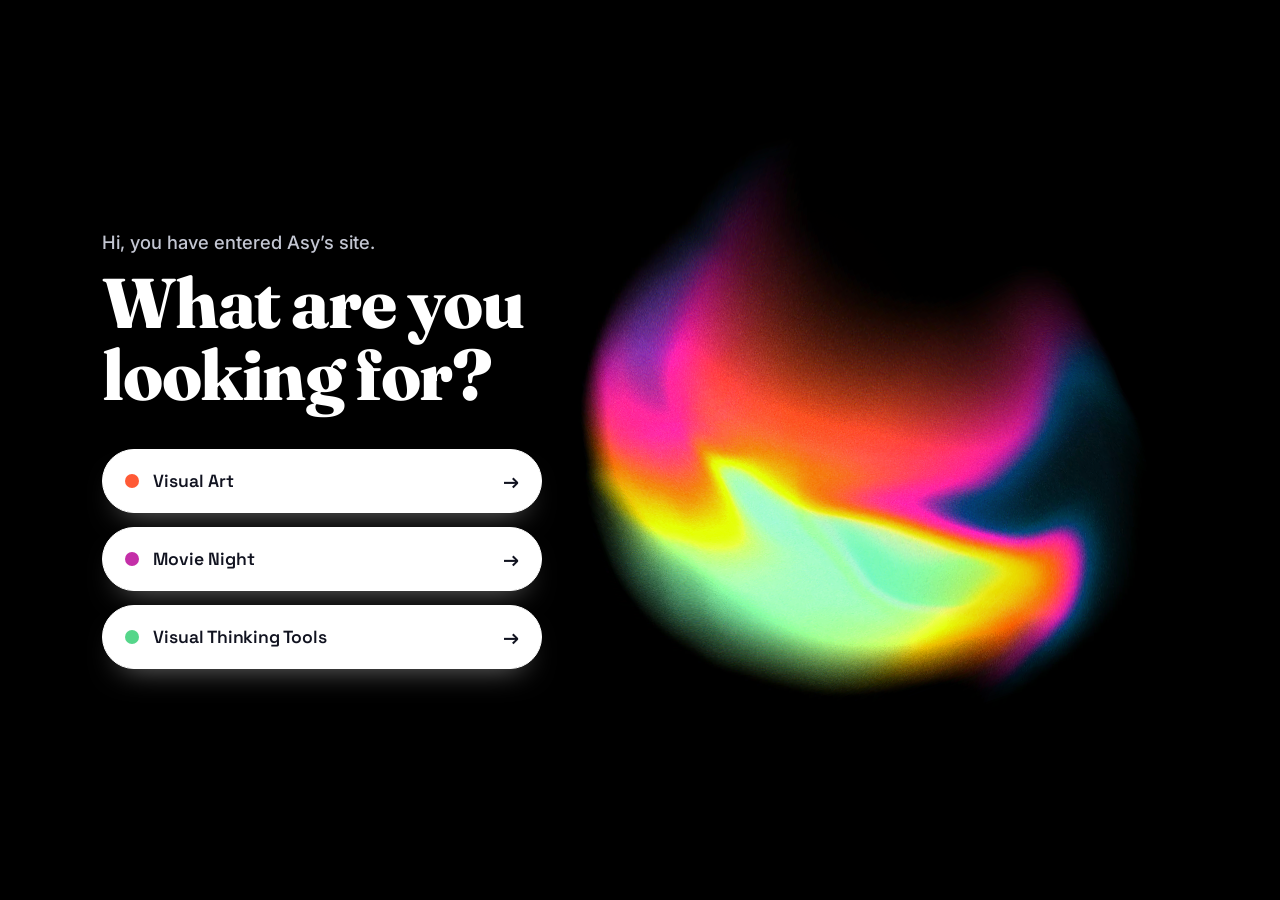
<file: index.html>
<!DOCTYPE html>
<html lang="en">
<head>
  <meta charset="UTF-8">
  <meta name="viewport" content="width=device-width, initial-scale=1">
  <title>Welcome</title>
  <meta name="description" content="Asy’s site: visual art, movie nights, and visual thinking tools.">
  <link rel="icon" type="image/png" href="/assets/images/blank-favicon.png?v=1">
  <link rel="preload" as="image" href="/assets/images/landing/orb.webp?v=2">
  <link rel="preload" as="image" href="/assets/images/landing/orb-dark.webp?v=2">
  <link rel="preconnect" href="https://fonts.googleapis.com">
  <link rel="preconnect" href="https://fonts.gstatic.com" crossorigin>
  <link href="https://fonts.googleapis.com/css2?family=Fraunces:opsz,wght,SOFT,WONK@144,800,100,1&family=Inter:wght@400;500;600&family=Space+Grotesk:wght@500;600&display=swap" rel="stylesheet">
  <link rel="stylesheet" href="/assets/css/landing.css?v=10">
</head>
<body>
  <div class="orb" aria-hidden="true"></div>

  <main class="landing">
    <p class="greeting">Hi, you have entered Asy’s site.</p>
    <h1>What are you looking for?</h1>

    <nav class="choices" aria-label="Where would you like to go?">
      <a class="choice" href="/art/">
        <span class="choice-dot dot-coral" aria-hidden="true"></span>
        <span class="choice-label">Visual Art</span>
        <span class="choice-arrow" aria-hidden="true">→</span>
      </a>
      <a class="choice" href="/movie/">
        <span class="choice-dot dot-magenta" aria-hidden="true"></span>
        <span class="choice-label">Movie Night</span>
        <span class="choice-arrow" aria-hidden="true">→</span>
      </a>
      <a class="choice" href="/think/">
        <span class="choice-dot dot-green" aria-hidden="true"></span>
        <span class="choice-label">Visual Thinking Tools</span>
        <span class="choice-arrow" aria-hidden="true">→</span>
      </a>
    </nav>
  </main>
  <script src="/assets/js/landing.js?v=11" defer></script>
</body>
</html>
</file>
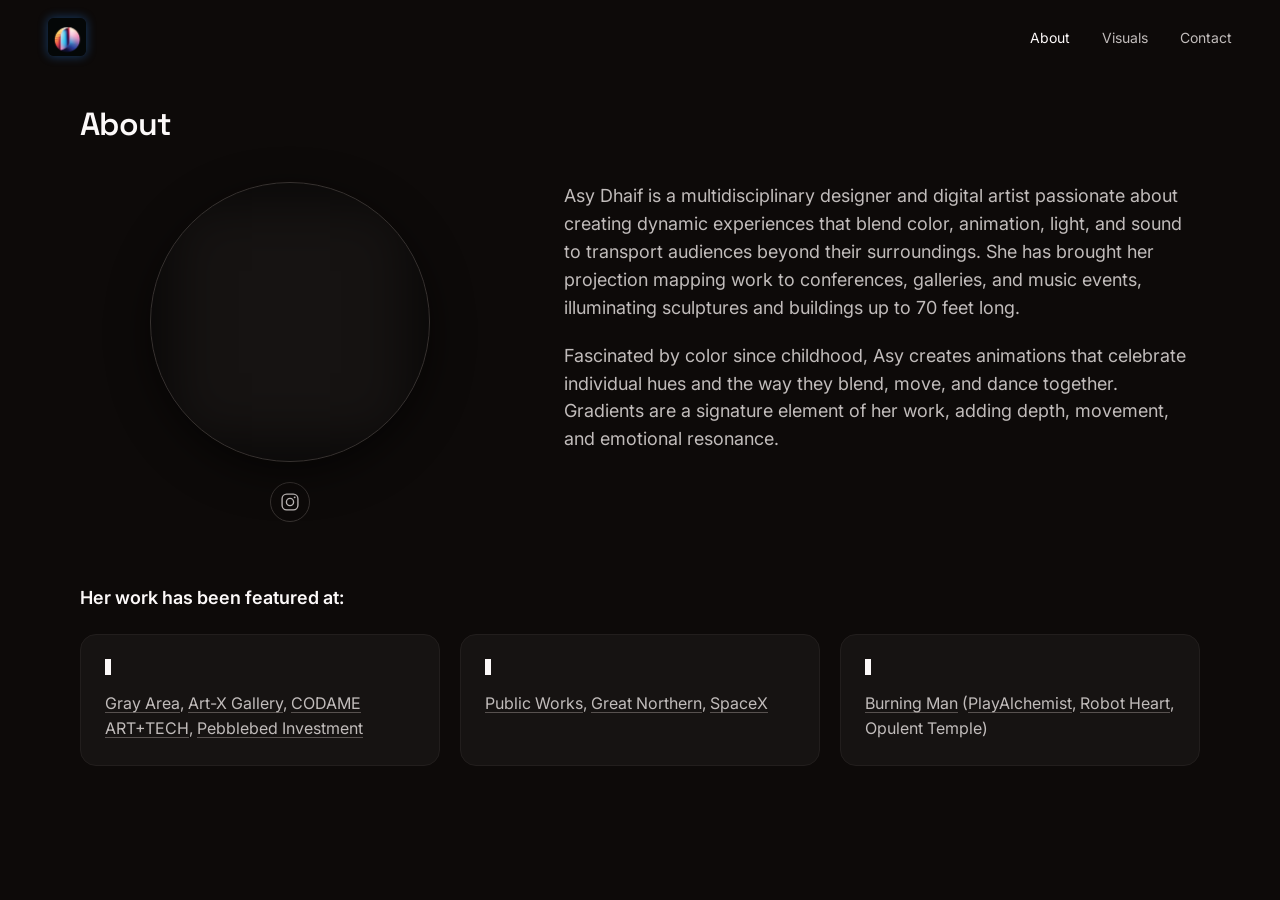
<file: about/index.html>
<!DOCTYPE html>
<html lang="en">
<head>
  <meta charset="UTF-8">
  <meta name="viewport" content="width=device-width, initial-scale=1">
  <title>About</title>
  <link rel="icon" type="image/png" href="/assets/images/blank-favicon.png?v=1">
  <link rel="stylesheet" href="/assets/css/tokens.css">
  <link rel="stylesheet" href="/assets/css/style.css">
</head>
<body>
  <div id="site-nav"></div>

  <main>
    <div class="page-header">
      <h1 class="page-title">About</h1>
    </div>

    <div class="about-layout">
      <div class="about-portrait-col">
        <div class="about-portrait">
          <img class="about-slide" src="/assets/images/about/first.jpg" alt="Asy Dhaif" style="object-position: 62% 55%;">
          <img class="about-slide" src="/assets/images/about/second.jpg" alt="Asy Dhaif directing visuals at a show" style="object-position: 60% 55%;">
          <img class="about-slide" src="/assets/images/about/third.jpg" alt="Asy Dhaif portrait" style="object-position: 35% 30%;">
          <img class="about-slide" src="/assets/images/about/fourth.jpg" alt="Asy Dhaif at the VJ rig" style="object-position: 45% 40%;">
        </div>

        <div class="about-social">
          <a class="social-icon" href="https://www.instagram.com/mind.trip.art/" target="_blank" rel="noopener noreferrer" aria-label="Instagram">
            <svg width="20" height="20" viewBox="0 0 24 24" fill="none"><rect x="2.5" y="2.5" width="19" height="19" rx="5.5" stroke="currentColor" stroke-width="1.6"/><circle cx="12" cy="12" r="4.3" stroke="currentColor" stroke-width="1.6"/><circle cx="17.6" cy="6.4" r="1.15" fill="currentColor"/></svg>
          </a>
        </div>
      </div>

      <div class="about-bio">
        <p>Asy Dhaif is a multidisciplinary designer and digital artist passionate about creating dynamic experiences that blend color, animation, light, and sound to transport audiences beyond their surroundings. She has brought her projection mapping work to conferences, galleries, and music events, illuminating sculptures and buildings up to 70 feet long.</p>
        <p>Fascinated by color since childhood, Asy creates animations that celebrate individual hues and the way they blend, move, and dance together. Gradients are a signature element of her work, adding depth, movement, and emotional resonance.</p>
      </div>
    </div>

    <div class="featured-at">
      <h2 class="featured-at-title">Her work has been featured at:</h2>
      <div class="featured-at-grid">
        <div class="featured-at-group">
          <p class="featured-at-label" style="--chars: 23;">Galleries &amp; Conferences</p>
          <p class="featured-at-list"><a href="https://grayarea.org/" target="_blank" rel="noopener noreferrer">Gray Area</a>, <a href="https://www.art-x.gallery/" target="_blank" rel="noopener noreferrer">Art-X Gallery</a>, <a href="https://www.codame.com/" target="_blank" rel="noopener noreferrer">CODAME ART+TECH</a>, <a href="https://pebblebed.com" target="_blank" rel="noopener noreferrer">Pebblebed Investment</a></p>
        </div>

        <div class="featured-at-group">
          <p class="featured-at-label" style="--chars: 6;">Venues</p>
          <p class="featured-at-list"><a href="https://publicsf.com/" target="_blank" rel="noopener noreferrer">Public Works</a>, <a href="https://www.thegreatnorthernsf.com/" target="_blank" rel="noopener noreferrer">Great Northern</a>, <a href="https://www.spacex.com/" target="_blank" rel="noopener noreferrer">SpaceX</a></p>
        </div>

        <div class="featured-at-group">
          <p class="featured-at-label" style="--chars: 9;">Festivals</p>
          <p class="featured-at-list"><a href="http://burningman.org/" target="_blank" rel="noopener noreferrer">Burning Man</a> (<a href="https://www.playalchemist.com/" target="_blank" rel="noopener noreferrer">PlayAlchemist</a>, <a href="https://www.robotheart.org/" target="_blank" rel="noopener noreferrer">Robot Heart</a>, Opulent Temple)</p>
        </div>
      </div>
    </div>
  </main>

  <script src="/assets/js/nav.js"></script>
</body>
</html>
</file>
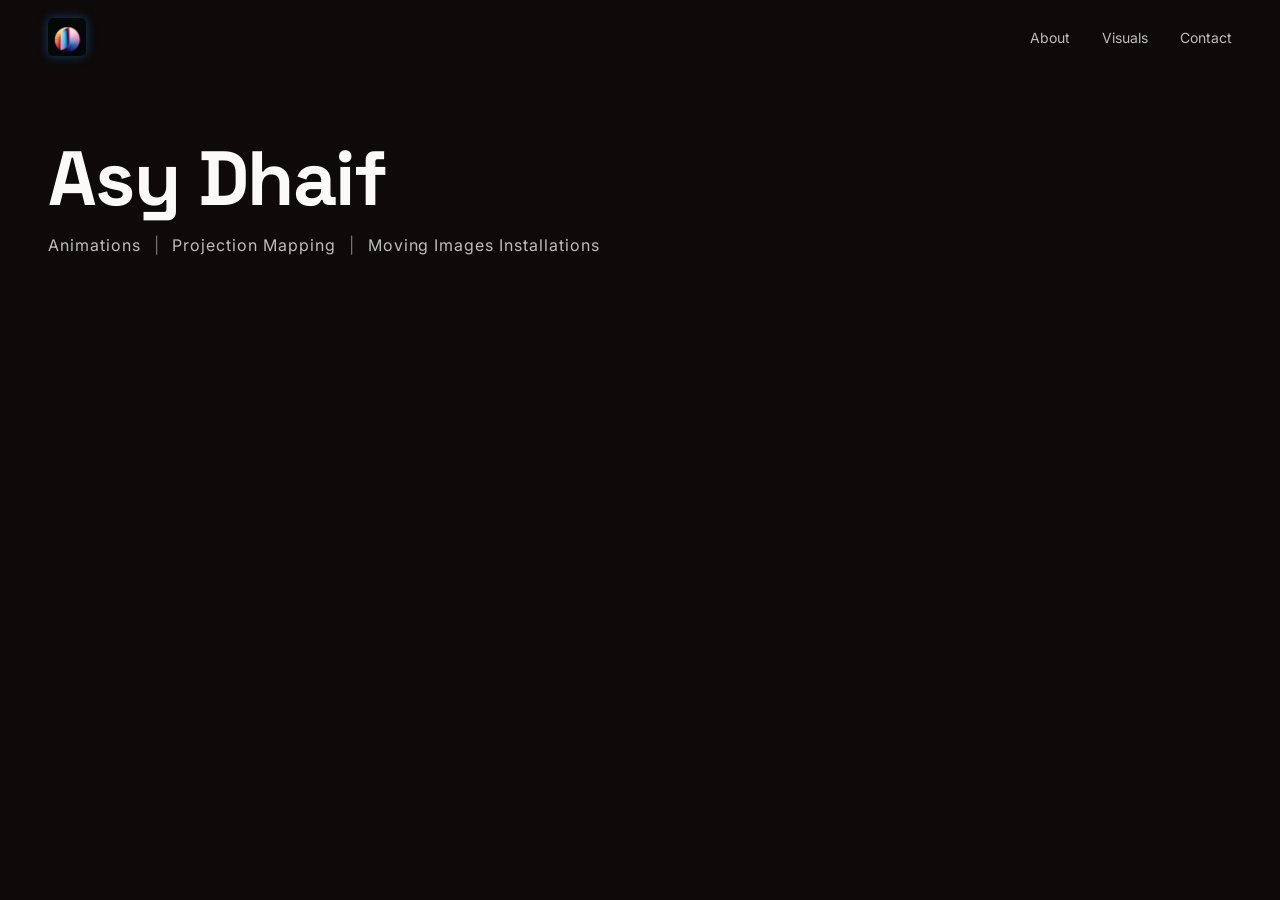
<file: art/index.html>
<!DOCTYPE html>
<html lang="en">
<head>
  <meta charset="UTF-8">
  <meta name="viewport" content="width=device-width, initial-scale=1">
  <title>Art</title>
  <link rel="icon" type="image/png" href="/assets/images/blank-favicon.png?v=1">
  <link rel="stylesheet" href="/assets/css/tokens.css">
  <link rel="stylesheet" href="/assets/css/style.css">
</head>
<body>
  <div id="site-nav"></div>

  <main class="hero-main">
    <section class="hero">
      <div class="hero-slideshow">
        <div class="hero-slide" style="background-image: url('/assets/images/art/corners-of-the-unconscious.png');"></div>
        <div class="hero-slide" style="background-image: url('/assets/images/art/lines-of-becoming.png');"></div>
        <div class="hero-slide" style="background-image: url('/assets/images/art/the-self-beneath-me.png');"></div>
        <div class="hero-slide" style="background-image: url('/assets/images/art/vj-content-loop.png');"></div>
      </div>
      <div class="hero-scrim"></div>
      <div class="hero-content">
        <h1 class="hero-title">Asy Dhaif</h1>
        <p class="hero-subtitle">Animations <span class="divider">|</span> Projection Mapping <span class="divider">|</span> Moving Images Installations</p>
      </div>
    </section>
  </main>

  <script src="/assets/js/nav.js"></script>
</body>
</html>
</file>
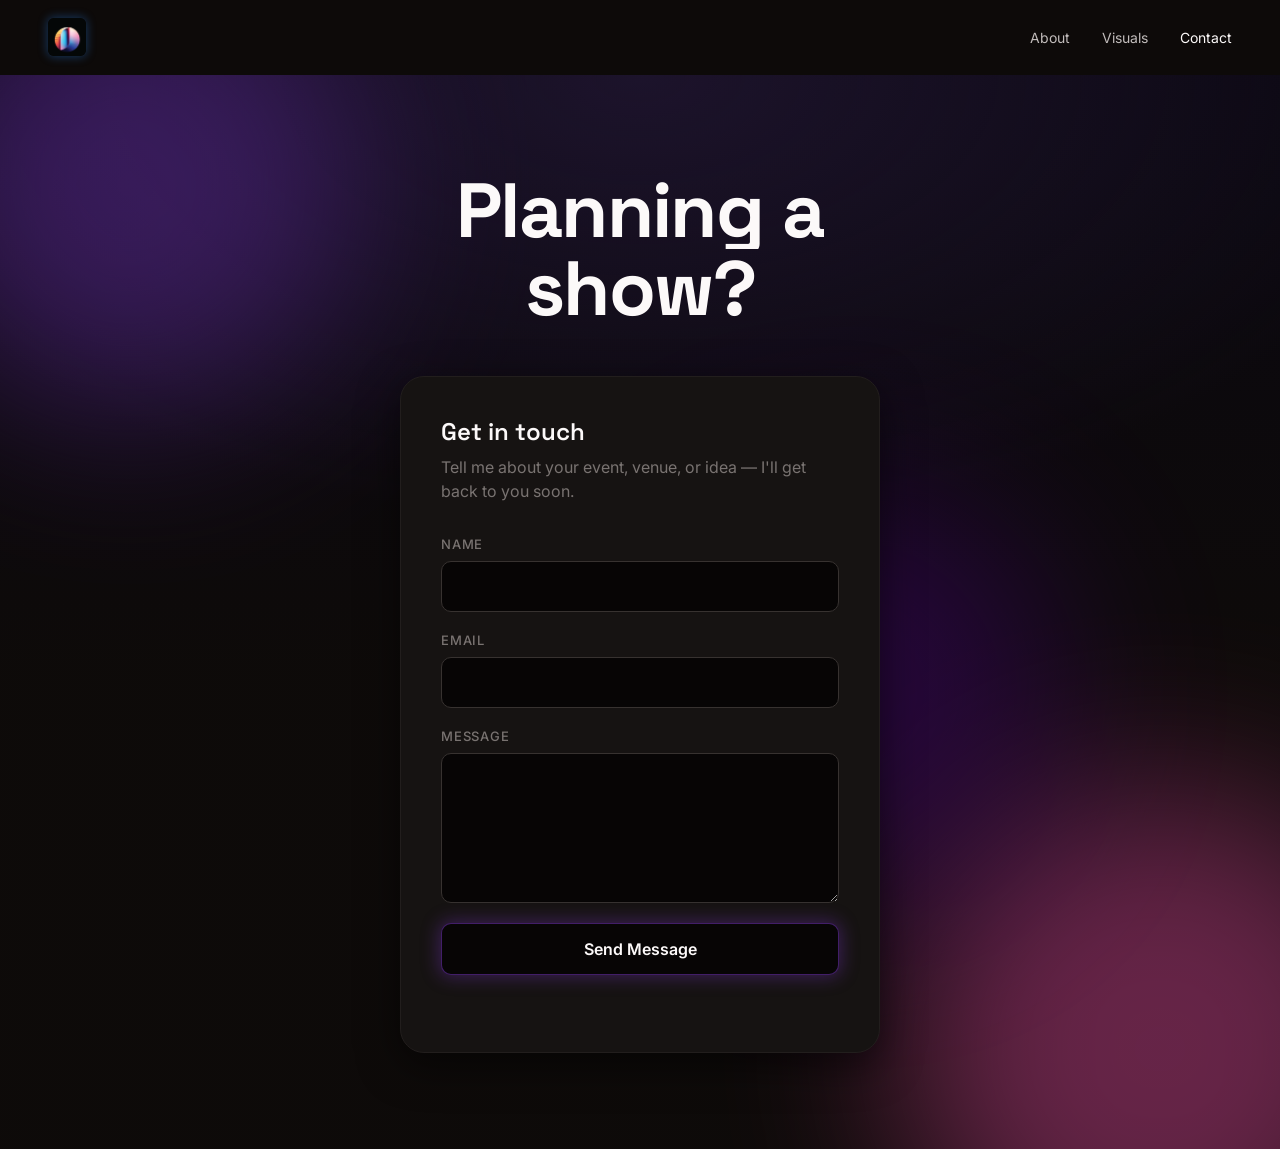
<file: contact/index.html>
<!DOCTYPE html>
<html lang="en">
<head>
  <meta charset="UTF-8">
  <meta name="viewport" content="width=device-width, initial-scale=1">
  <title>Contact</title>
  <link rel="icon" type="image/png" href="/assets/images/blank-favicon.png?v=1">
  <link rel="stylesheet" href="/assets/css/tokens.css">
  <link rel="stylesheet" href="/assets/css/style.css">
</head>
<body>
  <div id="site-nav"></div>

  <main class="contact-main">
    <section class="contact-page">
      <div class="contact-glow contact-glow-1"></div>
      <div class="contact-glow contact-glow-2"></div>
      <div class="contact-glow contact-glow-3"></div>

      <h1 class="contact-headline">
        <span class="reveal-line-wrap"><span class="reveal-line">Planning a</span></span>
        <span class="reveal-line-wrap"><span class="reveal-line reveal-delay-1">show?</span></span>
      </h1>

      <div class="contact-card reveal-delay-2">
        <h2 class="contact-card-title">Get in touch</h2>
        <p class="contact-card-subtitle">Tell me about your event, venue, or idea — I'll get back to you soon.</p>

        <form id="contact-form" class="contact-form">
          <input type="hidden" name="_subject" value="New message from iasy.site">
          <input type="hidden" name="_template" value="table">
          <input type="hidden" name="_captcha" value="false">
          <input type="text" name="_honey" class="form-honeypot" tabindex="-1" autocomplete="off">

          <div class="form-field">
            <label for="contact-name">Name</label>
            <input type="text" id="contact-name" name="name" required>
          </div>

          <div class="form-field">
            <label for="contact-email">Email</label>
            <input type="email" id="contact-email" name="email" required>
          </div>

          <div class="form-field">
            <label for="contact-message">Message</label>
            <textarea id="contact-message" name="message" rows="5" required></textarea>
          </div>

          <button type="submit" class="contact-submit">
            <span class="btn-label">Send Message</span>
          </button>

          <p class="contact-status" role="status" aria-live="polite"></p>
        </form>
      </div>
    </section>
  </main>

  <script src="/assets/js/nav.js"></script>
  <script src="/assets/js/contact-form.js"></script>
</body>
</html>
</file>
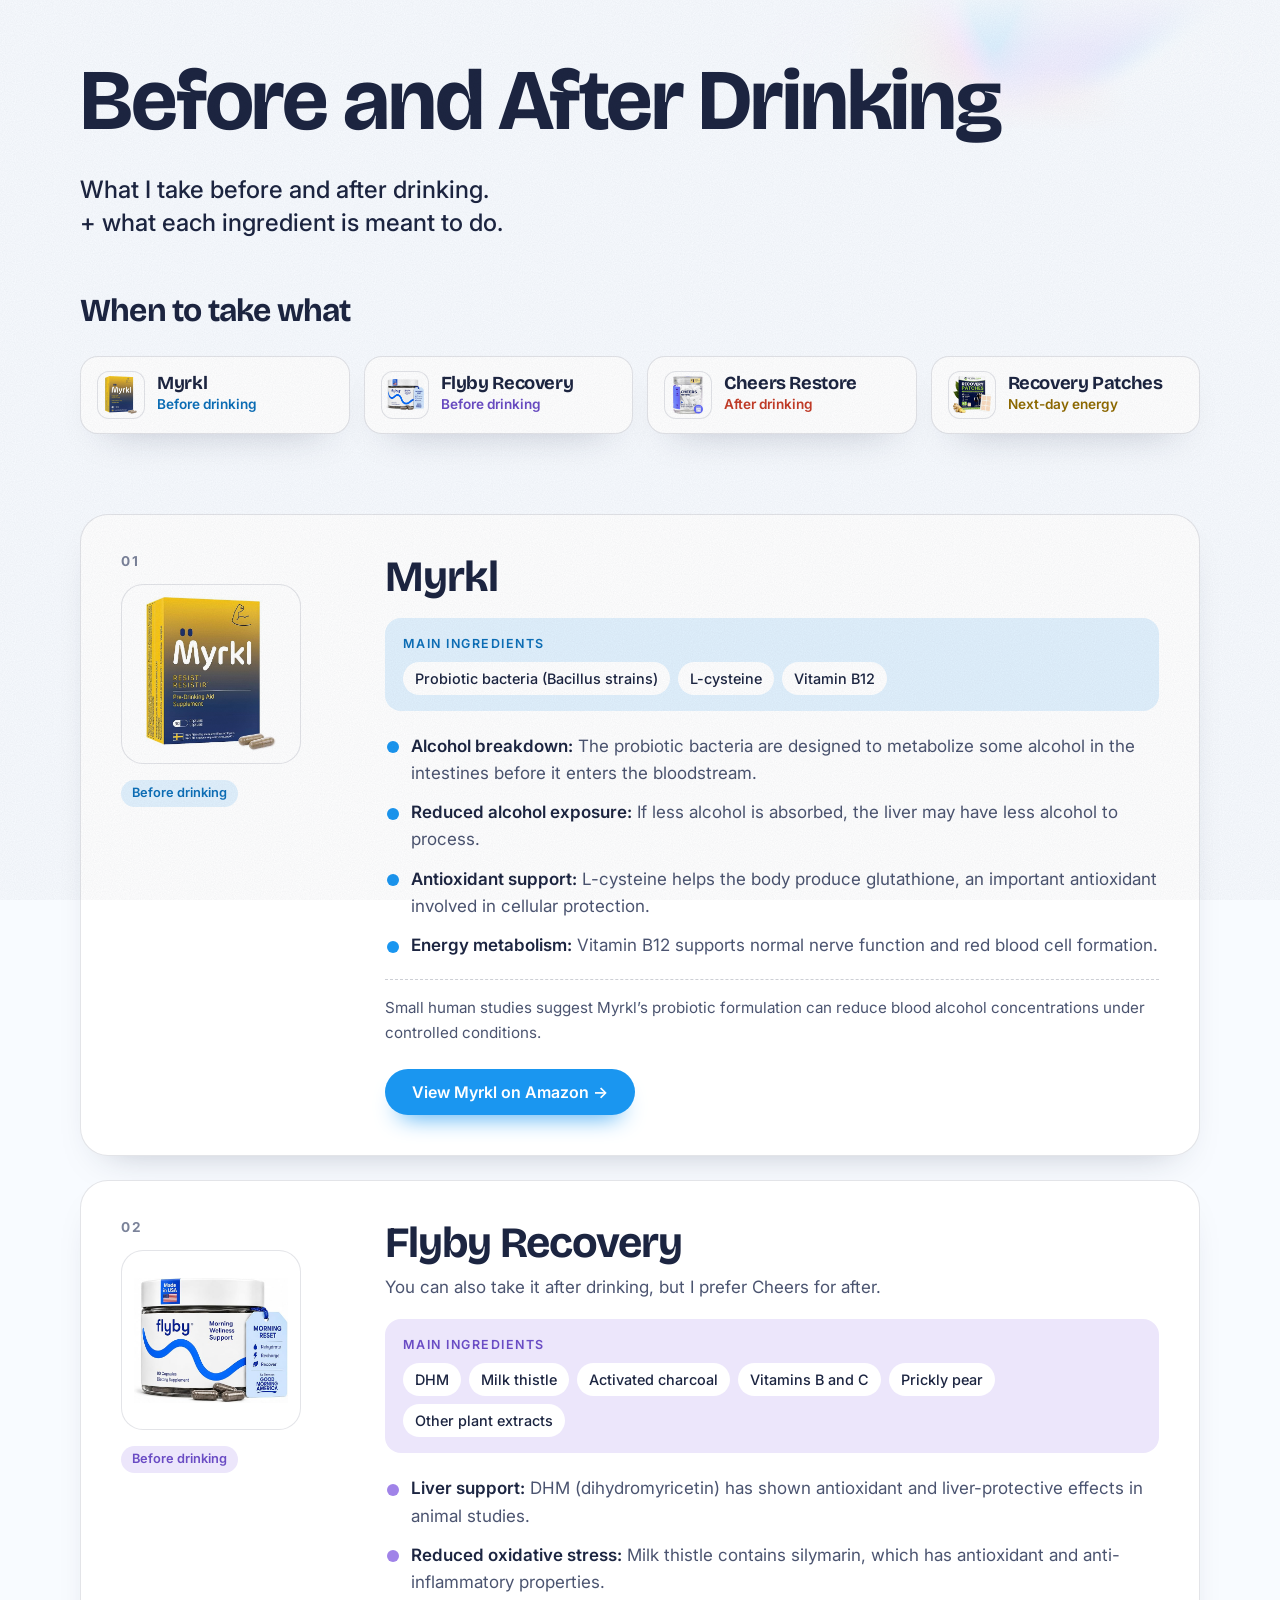
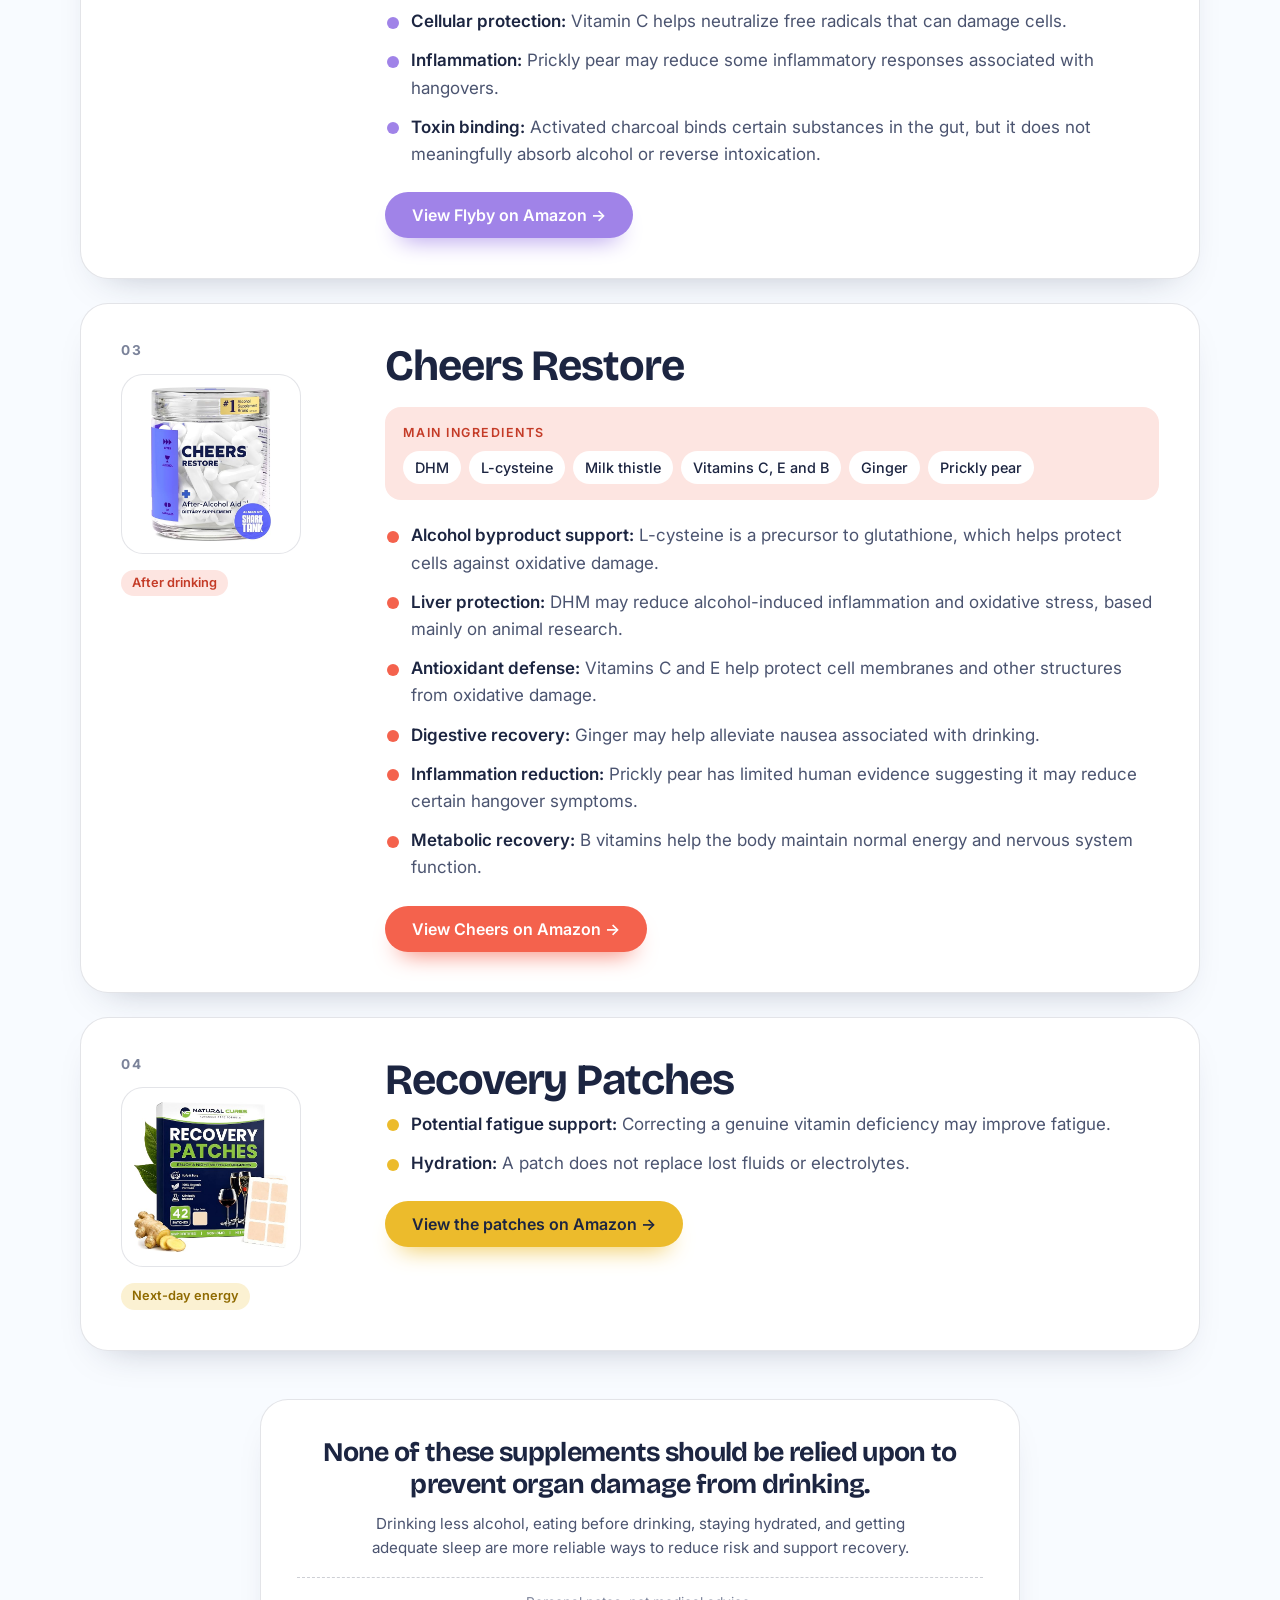
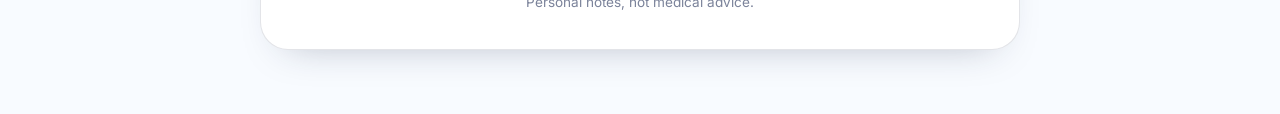
<file: drinking/index.html>
<!DOCTYPE html>
<html lang="en">
<head>
  <meta charset="UTF-8">
  <meta name="viewport" content="width=device-width, initial-scale=1">
  <title>Before and After Drinking</title>
  <meta name="description" content="What I take before and after drinking: Myrkl, Flyby Recovery, Cheers Restore and recovery patches, with what each ingredient is meant to do.">
  <link rel="icon" type="image/png" href="/assets/images/blank-favicon.png?v=1">
  <link rel="preconnect" href="https://fonts.googleapis.com">
  <link rel="preconnect" href="https://fonts.gstatic.com" crossorigin>
  <link href="https://fonts.googleapis.com/css2?family=Bricolage+Grotesque:opsz,wght@12..96,500;12..96,700&family=Inter:wght@400;500;600&display=swap" rel="stylesheet">
  <link rel="stylesheet" href="/assets/css/think.css?v=27">
  <link rel="stylesheet" href="/assets/css/drinking.css?v=17">
</head>
<body>
  <main id="top">
    <!-- Hero -->
    <section class="hero dk-hero">
      <div class="hero-bg" aria-hidden="true"></div>

      <div class="wrap hero-grid">
        <div class="hero-copy">
          <h1>Before and After Drinking</h1>
          <p class="lead">What I take before and after drinking. +&nbsp;what each ingredient is meant to do.</p>
        </div>
      </div>
    </section>

    <!-- When to take what -->
    <section class="dk-when wrap" data-reveal>
      <h2 class="section-title small">When to take what</h2>
      <ol class="dk-steps">
        <li class="t-myrkl"><a href="#myrkl"><img src="/assets/images/drinking/myrkl.jpg" alt="" width="44" height="44"><span><b>Myrkl</b><small>Before drinking</small></span></a></li>
        <li class="t-flyby"><a href="#flyby"><img src="/assets/images/drinking/flyby.jpg" alt="" width="44" height="44"><span><b>Flyby Recovery</b><small>Before drinking</small></span></a></li>
        <li class="t-cheers"><a href="#cheers"><img src="/assets/images/drinking/cheers.jpg" alt="" width="44" height="44"><span><b>Cheers Restore</b><small>After drinking</small></span></a></li>
        <li class="t-patch"><a href="#patches"><img src="/assets/images/drinking/patches.jpg" alt="" width="44" height="44"><span><b>Recovery Patches</b><small>Next-day energy</small></span></a></li>
      </ol>
    </section>

    <!-- Products -->
    <section class="dk-list wrap">
      <article class="dk-card t-myrkl" id="myrkl" data-reveal>
        <div class="dk-side">
          <span class="dk-num">01</span>
          <img class="dk-photo" src="/assets/images/drinking/myrkl.jpg" alt="Myrkl package" width="240" height="240" loading="lazy">
          <span class="pill dk-time">Before drinking</span>
        </div>
        <div class="dk-main">
          <h2><a href="https://a.co/d/01QWF8S7" target="_blank" rel="noopener">Myrkl</a></h2>
          <div class="dk-ingr">
            <p class="label">Main ingredients</p>
            <ul><li>Probiotic bacteria (Bacillus strains)</li><li>L-cysteine</li><li>Vitamin B12</li></ul>
          </div>
          <ul class="dk-pts">
            <li><b>Alcohol breakdown:</b> The probiotic bacteria are designed to metabolize some alcohol in the intestines before it enters the bloodstream.</li>
            <li><b>Reduced alcohol exposure:</b> If less alcohol is absorbed, the liver may have less alcohol to process.</li>
            <li><b>Antioxidant support:</b> L-cysteine helps the body produce glutathione, an important antioxidant involved in cellular protection.</li>
            <li><b>Energy metabolism:</b> Vitamin B12 supports normal nerve function and red blood cell formation.</li>
          </ul>
          <p class="dk-evidence">Small human studies suggest Myrkl’s probiotic formulation can reduce blood alcohol concentrations under controlled conditions.</p>
          <a class="btn btn-accent dk-buy" href="https://a.co/d/01QWF8S7" target="_blank" rel="noopener">View Myrkl on Amazon →</a>
        </div>
      </article>

      <article class="dk-card t-flyby" id="flyby" data-reveal>
        <div class="dk-side">
          <span class="dk-num">02</span>
          <img class="dk-photo" src="/assets/images/drinking/flyby.jpg" alt="Flyby Recovery package" width="240" height="240" loading="lazy">
          <span class="pill dk-time">Before drinking</span>
        </div>
        <div class="dk-main">
          <h2><a href="https://a.co/d/03S4lkAE" target="_blank" rel="noopener">Flyby Recovery</a></h2>
          <p class="dk-note">You can also take it after drinking, but I prefer Cheers for after.</p>
          <div class="dk-ingr">
            <p class="label">Main ingredients</p>
            <ul><li>DHM</li><li>Milk thistle</li><li>Activated charcoal</li><li>Vitamins B and C</li><li>Prickly pear</li><li>Other plant extracts</li></ul>
          </div>
          <ul class="dk-pts">
            <li><b>Liver support:</b> DHM (dihydromyricetin) has shown antioxidant and liver-protective effects in animal studies.</li>
            <li><b>Reduced oxidative stress:</b> Milk thistle contains silymarin, which has antioxidant and anti-inflammatory properties.</li>
            <li><b>Cellular protection:</b> Vitamin C helps neutralize free radicals that can damage cells.</li>
            <li><b>Inflammation:</b> Prickly pear may reduce some inflammatory responses associated with hangovers.</li>
            <li><b>Toxin binding:</b> Activated charcoal binds certain substances in the gut, but it does not meaningfully absorb alcohol or reverse intoxication.</li>
          </ul>
          <a class="btn btn-accent dk-buy" href="https://a.co/d/03S4lkAE" target="_blank" rel="noopener">View Flyby on Amazon →</a>
        </div>
      </article>

      <article class="dk-card t-cheers" id="cheers" data-reveal>
        <div class="dk-side">
          <span class="dk-num">03</span>
          <img class="dk-photo" src="/assets/images/drinking/cheers.jpg" alt="Cheers Restore package" width="240" height="240" loading="lazy">
          <span class="pill dk-time">After drinking</span>
        </div>
        <div class="dk-main">
          <h2><a href="https://a.co/d/0b4BxlDY" target="_blank" rel="noopener">Cheers Restore</a></h2>
          <div class="dk-ingr">
            <p class="label">Main ingredients</p>
            <ul><li>DHM</li><li>L-cysteine</li><li>Milk thistle</li><li>Vitamins C, E and B</li><li>Ginger</li><li>Prickly pear</li></ul>
          </div>
          <ul class="dk-pts">
            <li><b>Alcohol byproduct support:</b> L-cysteine is a precursor to glutathione, which helps protect cells against oxidative damage.</li>
            <li><b>Liver protection:</b> DHM may reduce alcohol-induced inflammation and oxidative stress, based mainly on animal research.</li>
            <li><b>Antioxidant defense:</b> Vitamins C and E help protect cell membranes and other structures from oxidative damage.</li>
            <li><b>Digestive recovery:</b> Ginger may help alleviate nausea associated with drinking.</li>
            <li><b>Inflammation reduction:</b> Prickly pear has limited human evidence suggesting it may reduce certain hangover symptoms.</li>
            <li><b>Metabolic recovery:</b> B vitamins help the body maintain normal energy and nervous system function.</li>
          </ul>
          <a class="btn btn-accent dk-buy" href="https://a.co/d/0b4BxlDY" target="_blank" rel="noopener">View Cheers on Amazon →</a>
        </div>
      </article>

      <article class="dk-card t-patch" id="patches" data-reveal>
        <div class="dk-side">
          <span class="dk-num">04</span>
          <img class="dk-photo" src="/assets/images/drinking/patches.jpg" alt="Recovery Patches package" width="240" height="240" loading="lazy">
          <span class="pill dk-time">Next-day energy</span>
        </div>
        <div class="dk-main">
          <h2><a href="https://a.co/d/097g4Lrq" target="_blank" rel="noopener">Recovery Patches</a></h2>
          <ul class="dk-pts">
            <li><b>Potential fatigue support:</b> Correcting a genuine vitamin deficiency may improve fatigue.</li>
            <li><b>Hydration:</b> A patch does not replace lost fluids or electrolytes.</li>
          </ul>
          <a class="btn btn-accent dk-buy" href="https://a.co/d/097g4Lrq" target="_blank" rel="noopener">View the patches on Amazon →</a>
        </div>
      </article>
    </section>

    <!-- Closing -->
    <section class="closing dk-closing" id="note">
      <div class="wrap closing-inner" data-reveal>
        <p class="closing-line">None of these supplements should be relied upon to prevent organ damage from drinking.</p>
        <p class="closing-sub">Drinking less alcohol, eating before drinking, staying hydrated, and getting adequate sleep are more reliable ways to reduce risk and support recovery.</p>
        <p class="dk-disclaimer">Personal notes, not medical advice.</p>
      </div>
    </section>
  </main>

  <script>
    (() => {
      document.documentElement.classList.add("js");
      const els = document.querySelectorAll("[data-reveal]");
      if (!("IntersectionObserver" in window)) { els.forEach((el) => el.classList.add("is-in")); return; }
      const io = new IntersectionObserver((entries) => {
        entries.forEach((en) => { if (en.isIntersecting) { en.target.classList.add("is-in"); io.unobserve(en.target); } });
      }, { threshold: 0.15 });
      els.forEach((el) => io.observe(el));
    })();
  </script>
</body>
</html>
</file>
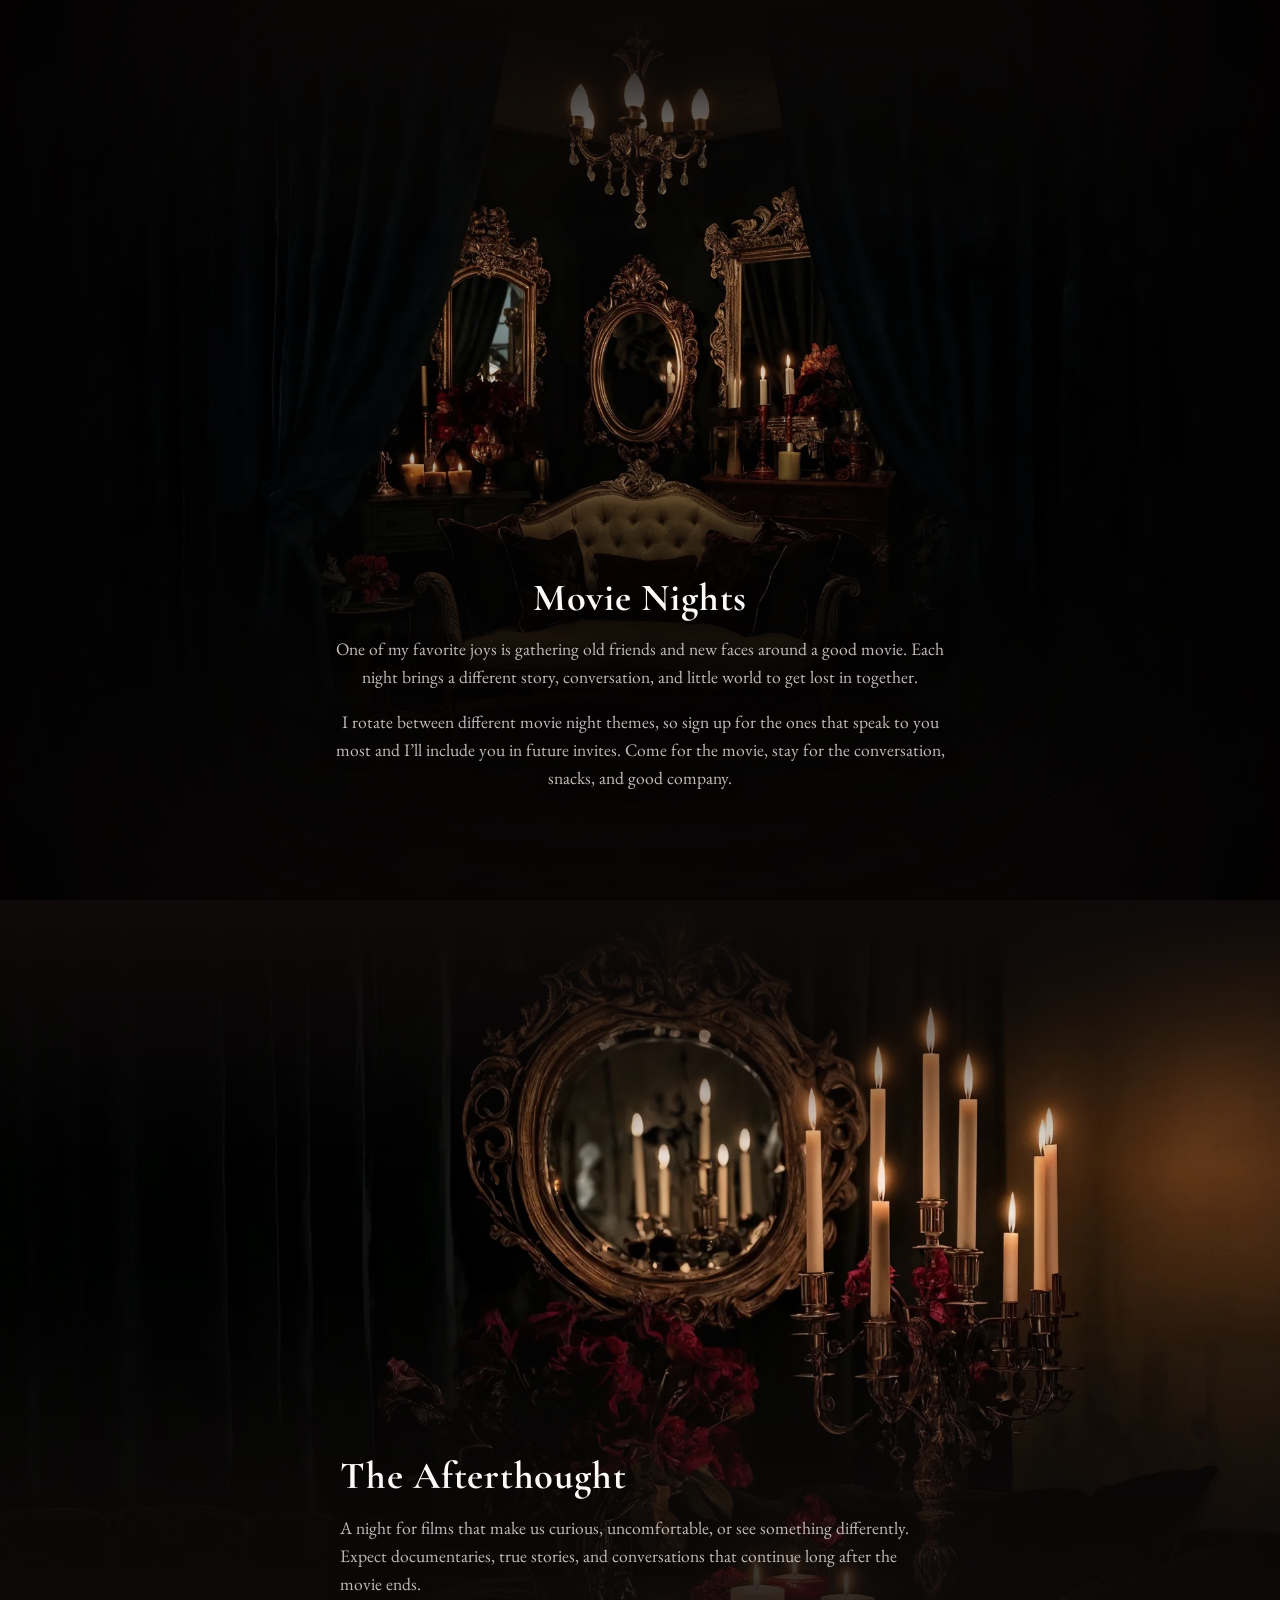
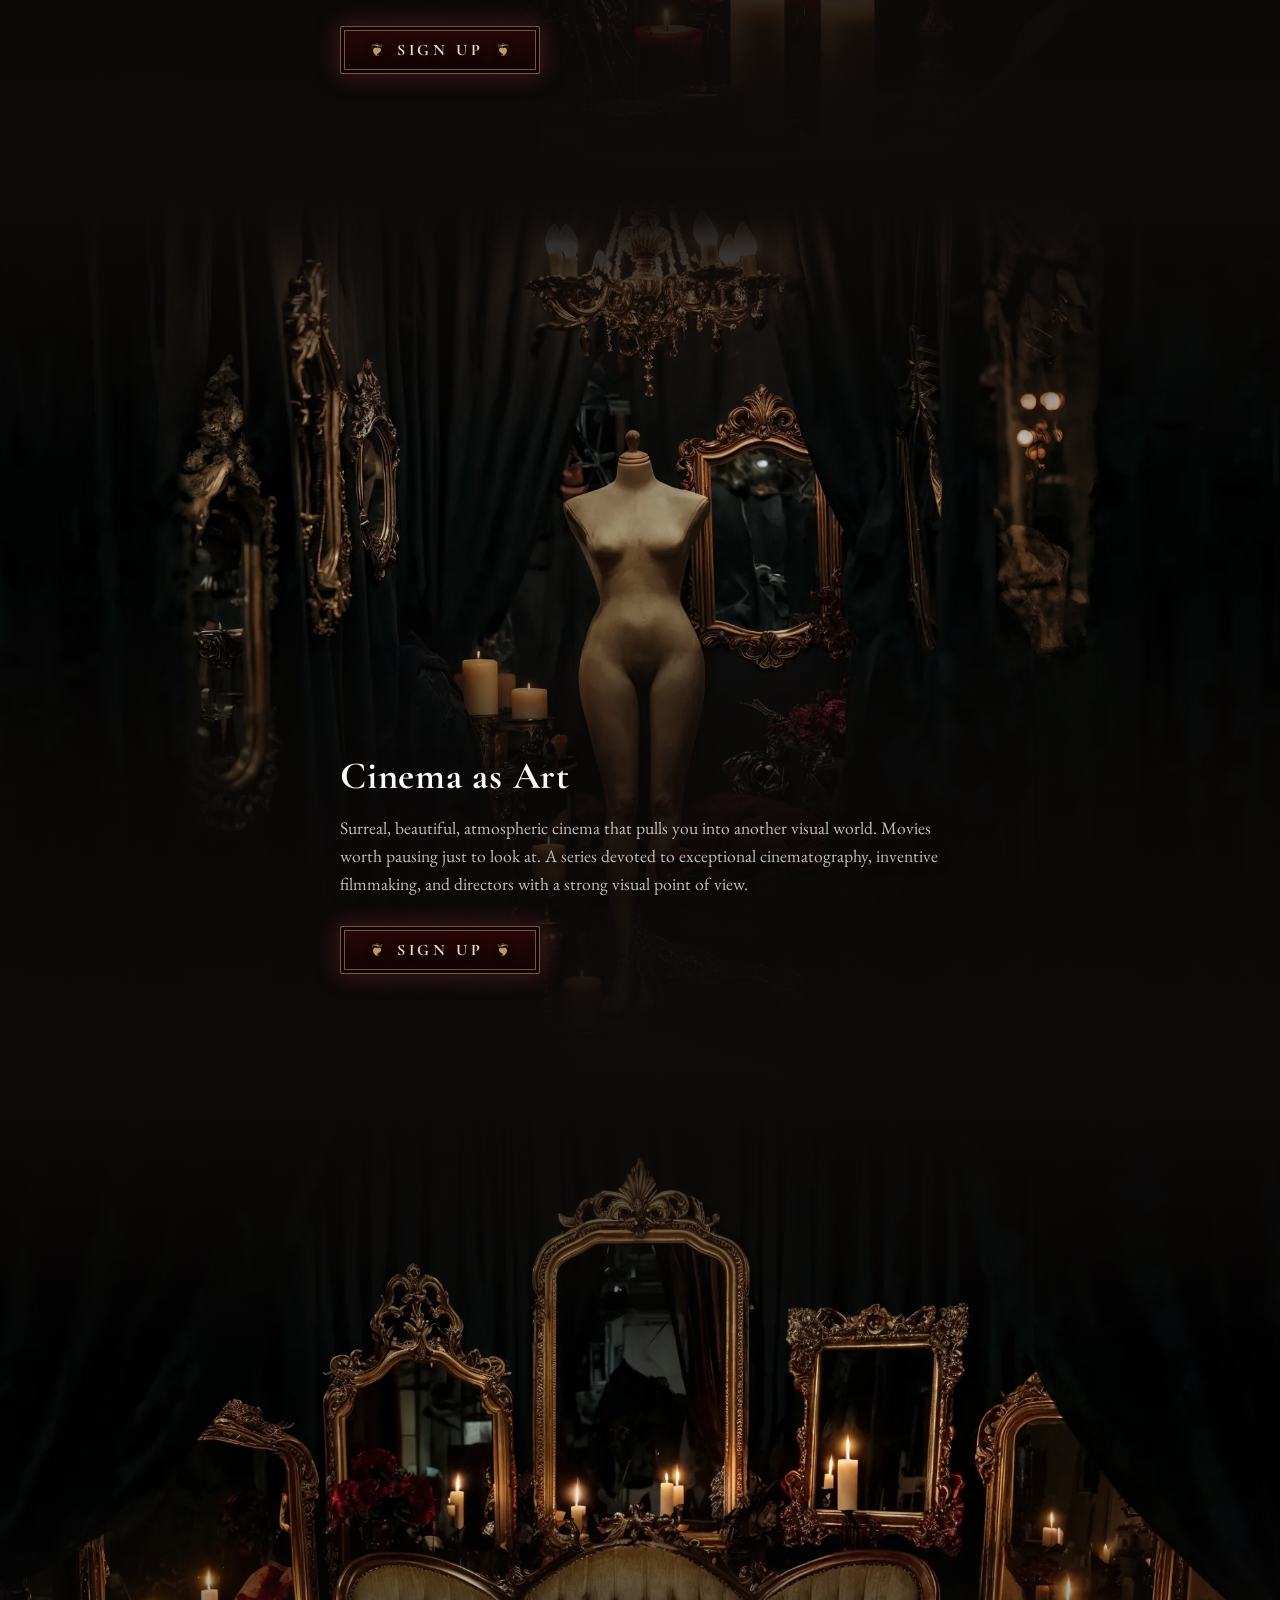
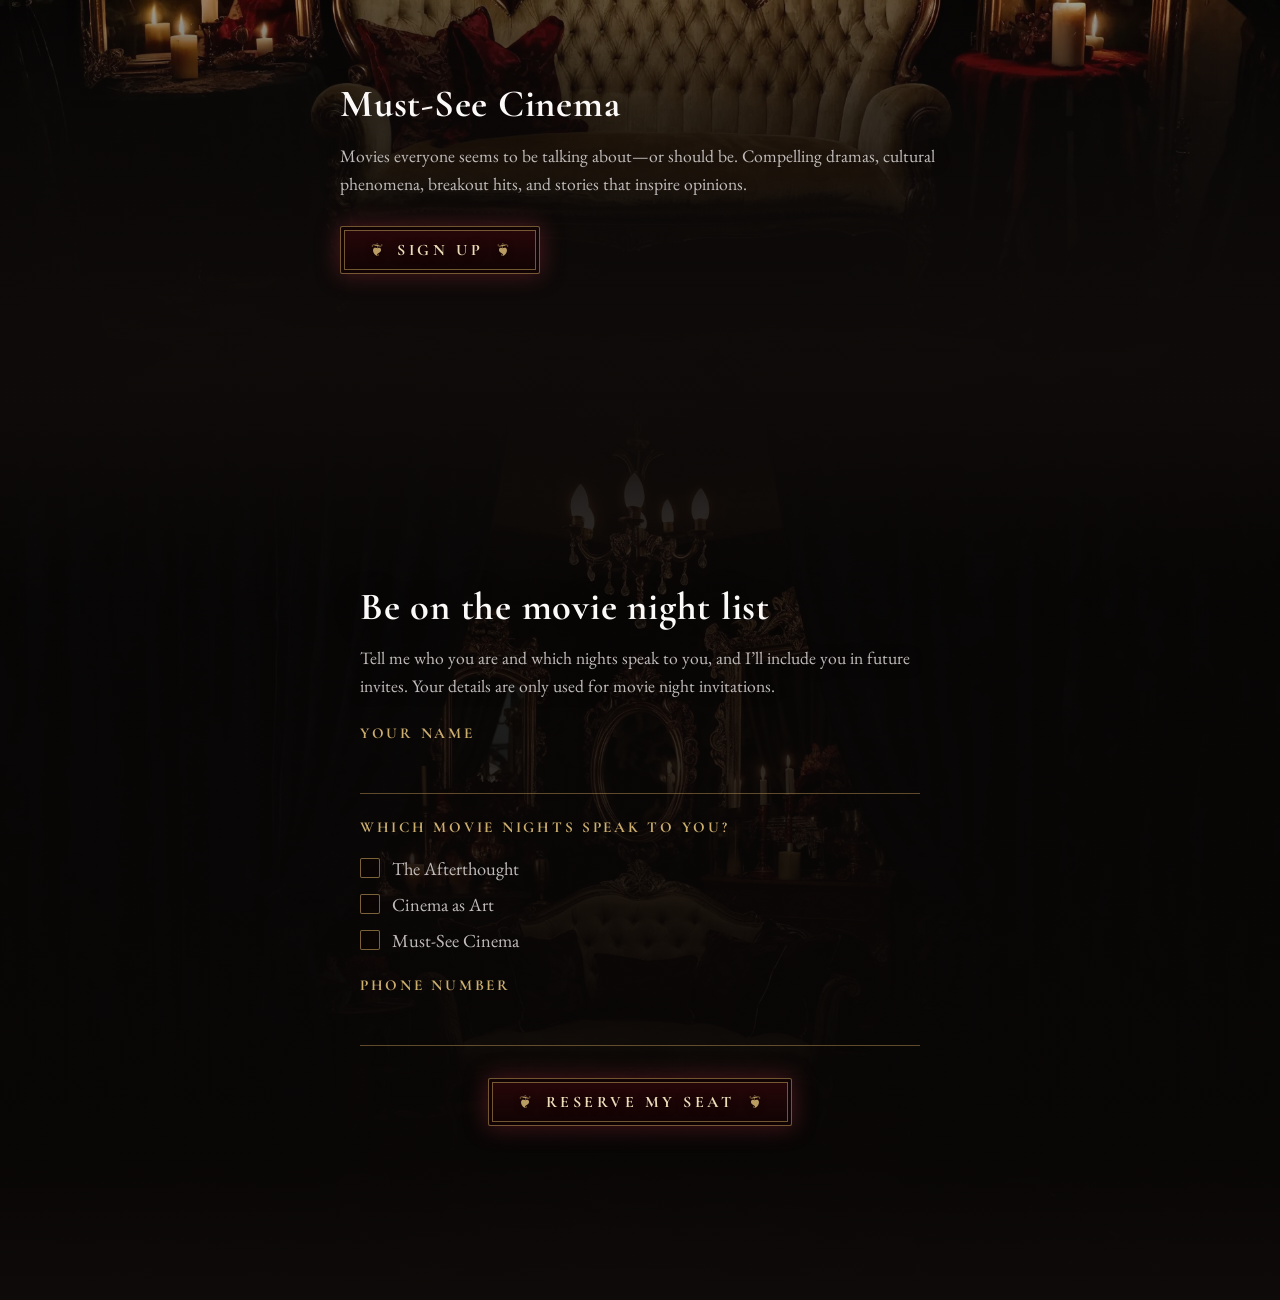
<file: movie/index.html>
<!DOCTYPE html>
<html lang="en">
<head>
  <meta charset="UTF-8">
  <meta name="viewport" content="width=device-width, initial-scale=1">
  <meta name="robots" content="noindex, nofollow">
  <title>Movie Nights</title>
  <link rel="icon" type="image/png" href="/assets/images/blank-favicon.png?v=1">
  <link rel="preconnect" href="https://fonts.googleapis.com">
  <link rel="preconnect" href="https://fonts.gstatic.com" crossorigin>
  <link href="https://fonts.googleapis.com/css2?family=Cormorant+Garamond:ital,wght@0,600;0,700;1,600&family=EB+Garamond:wght@400;500&display=swap" rel="stylesheet">
  <link rel="stylesheet" href="/assets/css/tokens.css?v=20261009">
  <link rel="stylesheet" href="/assets/css/style.css?v=20261009">
</head>
<body class="movie-body">
  <main class="movie-main">
    <section class="movie-section movie-section--intro">
      <figure class="movie-image reveal">
        <img src="/assets/images/movie/movie-night-intro.webp" alt="A candlelit velvet sofa framed by ornate mirrors and heavy curtains">
      </figure>
      <div class="movie-text reveal reveal-delay">
        <h1 class="movie-title">Movie Nights</h1>
        <p class="movie-body-text">One of my favorite joys is gathering old friends and new faces around a good movie. Each night brings a different story, conversation, and little world to get lost in together.</p>
        <p class="movie-body-text">I rotate between different movie night themes, so sign up for the ones that speak to you most and I’ll include you in future invites. Come for the movie, stay for the conversation, snacks, and good company.</p>
      </div>
    </section>

    <section class="movie-section">
      <figure class="movie-image reveal">
        <img src="/assets/images/movie/the-afterthought.webp" alt="An ornate round mirror, a candelabra and red roses glowing in a dark velvet-draped room" loading="lazy">
      </figure>
      <div class="movie-text reveal reveal-delay">
        <h2 class="movie-title">The Afterthought</h2>
        <p class="movie-body-text">A night for films that make us curious, uncomfortable, or see something differently. Expect documentaries, true stories, and conversations that continue long after the movie ends.</p>
        <a class="movie-signup" href="#signup" data-series="The Afterthought">Sign up</a>
      </div>
    </section>

    <section class="movie-section">
      <figure class="movie-image reveal">
        <img src="/assets/images/movie/cinema-as-art.webp" alt="A mannequin beneath a chandelier among candles, gilded mirrors and velvet curtains" loading="lazy">
      </figure>
      <div class="movie-text reveal reveal-delay">
        <h2 class="movie-title">Cinema as Art</h2>
        <p class="movie-body-text">Surreal, beautiful, atmospheric cinema that pulls you into another visual world. Movies worth pausing just to look at. A series devoted to exceptional cinematography, inventive filmmaking, and directors with a strong visual point of view.</p>
        <a class="movie-signup" href="#signup" data-series="Cinema as Art">Sign up</a>
      </div>
    </section>

    <section class="movie-section">
      <figure class="movie-image reveal">
        <img src="/assets/images/movie/must-see-cinema.webp" alt="A tufted velvet sofa before a wall of gilded mirrors and lit candles" loading="lazy">
      </figure>
      <div class="movie-text reveal reveal-delay">
        <h2 class="movie-title">Must-See Cinema</h2>
        <p class="movie-body-text">Movies everyone seems to be talking about—or should be. Compelling dramas, cultural phenomena, breakout hits, and stories that inspire opinions.</p>
        <a class="movie-signup" href="#signup" data-series="Must-See Cinema">Sign up</a>
      </div>
    </section>

    <section class="movie-section movie-section--signup" id="signup">
      <figure class="movie-image reveal">
        <img src="/assets/images/movie/movie-night-intro.webp" alt="" loading="lazy">
      </figure>
      <div class="movie-text reveal reveal-delay">
        <h2 class="movie-title">Be on the movie night list</h2>
        <p class="movie-body-text">Tell me who you are and which nights speak to you, and I’ll include you in future invites. Your details are only used for movie night invitations.</p>

        <form class="movie-form" id="movie-form" data-endpoint="https://script.google.com/macros/s/AKfycbyMgUN_7p46lCD9bHZ6fII0ldhcfpsH1QMmjiRPEat_tn8_T_5ZD9r1YtuyCKG662Us7A/exec" novalidate>
          <label class="movie-field">
            <span class="movie-label">Your name</span>
            <input type="text" name="name" autocomplete="name" maxlength="120" required>
          </label>

          <fieldset class="movie-field movie-choices">
            <legend class="movie-label">Which movie nights speak to you?</legend>
            <label class="movie-check"><input type="checkbox" name="types" value="The Afterthought"><span>The Afterthought</span></label>
            <label class="movie-check"><input type="checkbox" name="types" value="Cinema as Art"><span>Cinema as Art</span></label>
            <label class="movie-check"><input type="checkbox" name="types" value="Must-See Cinema"><span>Must-See Cinema</span></label>
          </fieldset>

          <label class="movie-field">
            <span class="movie-label">Phone number</span>
            <input type="tel" name="phone" autocomplete="tel" inputmode="tel" maxlength="30" required>
          </label>

          <input class="movie-honeypot" type="text" name="website" tabindex="-1" autocomplete="off" aria-hidden="true">

          <button class="movie-signup movie-submit" type="submit">Reserve my seat</button>
          <p class="movie-status" role="status" aria-live="polite"></p>
        </form>
      </div>
    </section>
  </main>

  <script src="/assets/js/movie.js?v=20261009"></script>
  <script src="/assets/js/movie-signup.js?v=20261009"></script>
</body>
</html>
</file>
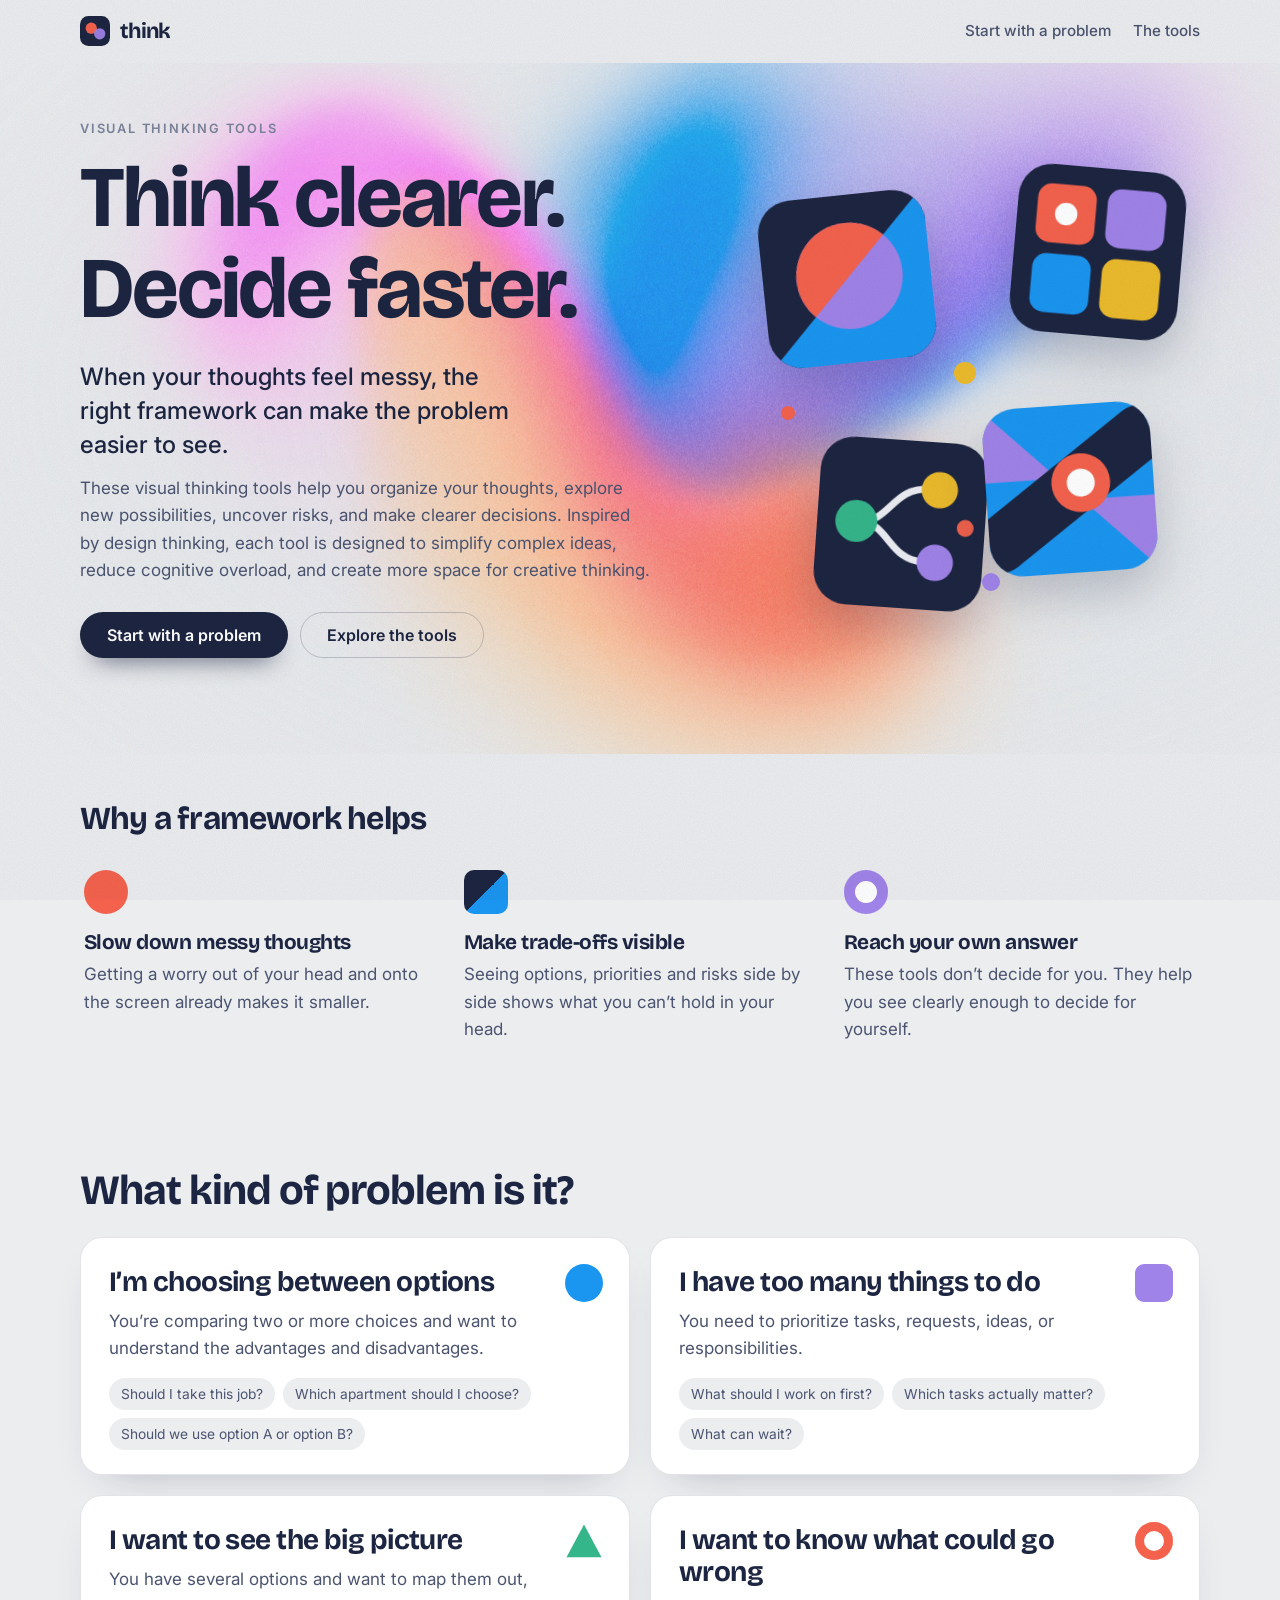
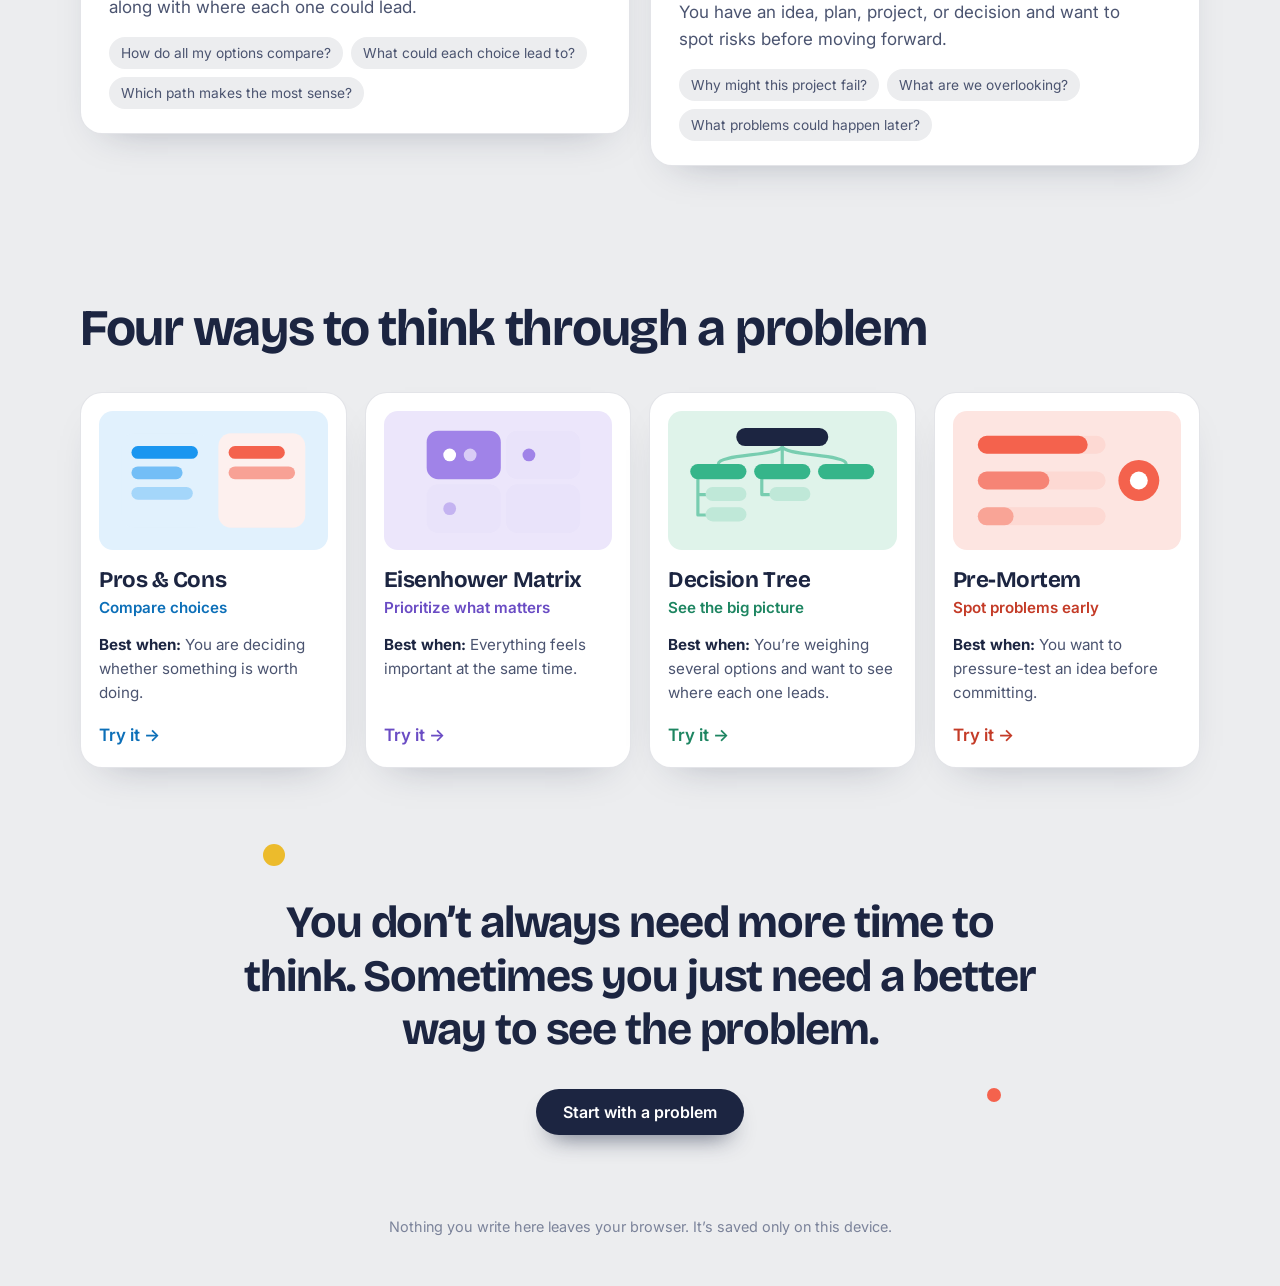
<file: think/index.html>
<!DOCTYPE html>
<html lang="en">
<head>
  <meta charset="UTF-8">
  <meta name="viewport" content="width=device-width, initial-scale=1">
  <title>Think</title>
  <meta name="description" content="Simple visual tools to help you think through a problem: Pros &amp; Cons, Eisenhower Matrix, Decision Tree and Pre-Mortem.">
  <link rel="icon" type="image/png" href="/assets/images/blank-favicon.png?v=1">
  <link rel="preconnect" href="https://fonts.googleapis.com">
  <link rel="preconnect" href="https://fonts.gstatic.com" crossorigin>
  <link href="https://fonts.googleapis.com/css2?family=Bricolage+Grotesque:opsz,wght@12..96,500;12..96,700&family=Inter:wght@400;500;600&display=swap" rel="stylesheet">
  <link rel="stylesheet" href="/assets/css/think.css?v=27">
</head>
<body>
  <svg class="sprite" width="0" height="0" aria-hidden="true" focusable="false">
    <defs>
      <clipPath id="clip-tile"><rect width="120" height="120" rx="24"/></clipPath>
    </defs>

    <symbol id="ico-proscons" viewBox="0 0 120 120">
      <g clip-path="url(#clip-tile)">
        <rect width="120" height="120" fill="#1c2541"/>
        <polygon points="120,0 120,120 0,120" fill="#1a96f0"/>
        <circle cx="62" cy="58" r="38" fill="#a083e8"/>
        <clipPath id="clip-pc-half"><polygon points="0,0 120,0 0,120"/></clipPath>
        <circle cx="62" cy="58" r="38" fill="#f4624d" clip-path="url(#clip-pc-half)"/>
      </g>
    </symbol>

    <symbol id="ico-eisenhower" viewBox="0 0 120 120">
      <g clip-path="url(#clip-tile)">
        <rect width="120" height="120" fill="#1c2541"/>
        <rect x="14" y="14" width="42" height="42" rx="10" fill="#f4624d"/>
        <rect x="64" y="14" width="42" height="42" rx="10" fill="#a083e8"/>
        <rect x="14" y="64" width="42" height="42" rx="10" fill="#1a96f0"/>
        <rect x="64" y="64" width="42" height="42" rx="10" fill="#ecbb2c"/>
        <circle cx="35" cy="35" r="8" fill="#fff"/>
      </g>
    </symbol>

    <symbol id="ico-tree" viewBox="0 0 120 120">
      <g clip-path="url(#clip-tile)">
        <rect width="120" height="120" fill="#1c2541"/>
        <path d="M30 60 C52 60 52 34 78 34 M30 60 C52 60 52 86 78 86" fill="none" stroke="#eceef3" stroke-width="5" stroke-linecap="round"/>
        <circle cx="28" cy="60" r="15" fill="#35b58a"/>
        <circle cx="86" cy="34" r="13" fill="#ecbb2c"/>
        <circle cx="86" cy="86" r="13" fill="#a083e8"/>
        <circle cx="106" cy="60" r="6" fill="#f4624d"/>
      </g>
    </symbol>

    <symbol id="ico-premortem" viewBox="0 0 120 120">
      <g clip-path="url(#clip-tile)">
        <rect width="120" height="120" fill="#1a96f0"/>
        <polygon points="0,0 52,52 0,52" fill="#a083e8"/>
        <polygon points="120,120 68,68 120,68" fill="#a083e8"/>
        <g transform="rotate(-35 60 60)"><rect x="-24" y="40" width="168" height="40" rx="20" fill="#1c2541"/></g>
        <circle cx="68" cy="56" r="21" fill="#f4624d"/>
        <circle cx="68" cy="56" r="10" fill="#fff"/>
      </g>
    </symbol>

    <symbol id="ico-burst" viewBox="181.83 61.62 660.34 660.34">
      <circle cx="512" cy="391.79" r="330.17" fill="#1e243a"/>
      <polygon points="512.01 254.06 597.13 129.79 592.97 280.37 734.87 229.87 643.01 349.23 787.49 391.79 643.01 434.36 734.87 553.72 592.97 503.23 597.13 653.8 512.01 529.54 426.88 653.8 431.03 503.23 289.13 553.72 381 434.36 236.51 391.79 381 349.23 289.13 229.87 431.03 280.37 426.88 129.79 512.01 254.06" fill="#9f83e4"/>
      <polygon points="512 291.58 573.94 201.16 570.91 310.72 674.16 273.98 607.32 360.82 712.45 391.79 607.32 422.76 674.16 509.61 570.91 472.88 573.94 582.43 512 492.02 450.06 582.43 453.09 472.88 349.84 509.61 416.69 422.76 311.55 391.79 416.69 360.82 349.84 273.98 453.09 310.72 450.06 201.16 512 291.58" fill="#0597f2"/>
      <polygon points="512 326.65 552.26 267.88 550.29 339.09 617.41 315.21 573.96 371.66 642.29 391.79 573.96 411.92 617.41 468.38 550.29 444.5 552.26 515.71 512 456.94 471.74 515.71 473.71 444.5 406.59 468.38 450.05 411.92 381.71 391.79 450.05 371.66 406.59 315.21 473.71 339.09 471.74 267.88 512 326.65" fill="#f26052"/>
    </symbol>
  </svg>

  <header class="topbar">
    <a class="brand" href="#top" aria-label="Think, back to the top">
      <svg class="brand-mark" viewBox="0 0 32 32" aria-hidden="true"><rect width="32" height="32" rx="9" fill="#1c2541"/><circle cx="12" cy="13" r="6" fill="#f4624d"/><circle cx="21" cy="19" r="6" fill="#a083e8" fill-opacity=".95"/></svg>
      <span>think</span>
    </a>
    <nav class="topnav" aria-label="Page sections">
      <a href="#problem">Start with a problem</a>
      <a href="#explore">The tools</a>
    </nav>
  </header>

  <main id="top">
    <!-- 1. Hero -->
    <section class="hero">
      <div class="hero-bg" aria-hidden="true"></div>

      <div class="wrap hero-grid">
        <div class="hero-copy">
          <p class="eyebrow">Visual thinking tools</p>
          <h1>Think clearer.<br>Decide faster.</h1>
          <p class="lead">When your thoughts feel messy, the right framework can make the problem easier to see.</p>
          <p class="body">These visual thinking tools help you organize your thoughts, explore new possibilities, uncover risks, and make clearer decisions. Inspired by design thinking, each tool is designed to simplify complex ideas, reduce cognitive overload, and create more space for creative thinking.</p>
          <div class="hero-cta">
            <a class="btn btn-primary" href="#problem" id="ctaStart">Start with a problem</a>
            <a class="btn btn-ghost" href="#explore">Explore the tools</a>
          </div>
        </div>

        <div class="hero-art" aria-hidden="true">
          <div class="tile t1"><svg><use href="#ico-proscons"/></svg></div>
          <div class="tile t2"><svg><use href="#ico-eisenhower"/></svg></div>
          <div class="tile t3"><svg><use href="#ico-tree"/></svg></div>
          <div class="tile t4"><svg><use href="#ico-premortem"/></svg></div>
          <span class="dot d1"></span><span class="dot d2"></span><span class="dot d3"></span>
        </div>
      </div>
    </section>

    <!-- 2. Why frameworks help -->
    <section class="why wrap" data-reveal>
      <h2 class="section-title small">Why a framework helps</h2>
      <div class="why-grid">
        <div class="why-item">
          <span class="why-shape s-circle"></span>
          <h3>Slow down messy thoughts</h3>
          <p>Getting a worry out of your head and onto the screen already makes it smaller.</p>
        </div>
        <div class="why-item">
          <span class="why-shape s-split"></span>
          <h3>Make trade-offs visible</h3>
          <p>Seeing options, priorities and risks side by side shows what you can’t hold in your head.</p>
        </div>
        <div class="why-item">
          <span class="why-shape s-ring"></span>
          <h3>Reach your own answer</h3>
          <p>These tools don’t decide for you. They help you see clearly enough to decide for yourself.</p>
        </div>
      </div>
    </section>

    <!-- 3 + 4. Main question + categories -->
    <section class="problem wrap" id="problem">
      <h2 class="big-q mid">What kind of problem is it?</h2>
      <div class="cat-grid" id="catGrid">
        <article class="cat-card" data-cat="choose" data-tool="proscons">
          <button class="cat-select" type="button" aria-pressed="false">
            <span class="shape sh-circle" aria-hidden="true"></span>
            <span class="cat-title">I’m choosing between options</span>
            <span class="cat-desc">You’re comparing two or more choices and want to understand the advantages and disadvantages.</span>
            <ul class="cat-ex"><li>Should I take this job?</li><li>Which apartment should I choose?</li><li>Should we use option A or option B?</li></ul>
          </button>
          <div class="cat-reveal" hidden>
            <p><span class="pill">Pros &amp; Cons</span> Good choice. Pros &amp; Cons can help you see what you gain, what you give up, and which factors matter most.</p>
            <button class="btn btn-accent cat-go" type="button">Use Pros &amp; Cons</button>
          </div>
        </article>

        <article class="cat-card" data-cat="prioritize" data-tool="eisenhower">
          <button class="cat-select" type="button" aria-pressed="false">
            <span class="shape sh-square" aria-hidden="true"></span>
            <span class="cat-title">I have too many things to do</span>
            <span class="cat-desc">You need to prioritize tasks, requests, ideas, or responsibilities.</span>
            <ul class="cat-ex"><li>What should I work on first?</li><li>Which tasks actually matter?</li><li>What can wait?</li></ul>
          </button>
          <div class="cat-reveal" hidden>
            <p><span class="pill">Eisenhower Matrix</span> The Eisenhower Matrix helps you separate what is important from what only feels urgent, so you can focus your energy where it matters most.</p>
            <button class="btn btn-accent cat-go" type="button">Use Eisenhower Matrix</button>
          </div>
        </article>

        <article class="cat-card" data-cat="paths" data-tool="tree">
          <button class="cat-select" type="button" aria-pressed="false">
            <span class="shape sh-triangle" aria-hidden="true"></span>
            <span class="cat-title">I want to see the big picture</span>
            <span class="cat-desc">You have several options and want to map them out, along with where each one could lead.</span>
            <ul class="cat-ex"><li>How do all my options compare?</li><li>What could each choice lead to?</li><li>Which path makes the most sense?</li></ul>
          </button>
          <div class="cat-reveal" hidden>
            <p><span class="pill">Decision Tree</span> A Decision Tree puts all your options in one place, along with their possible outcomes, so you can make better, faster and more informed decisions.</p>
            <button class="btn btn-accent cat-go" type="button">Build a Decision Tree</button>
          </div>
        </article>

        <article class="cat-card" data-cat="risks" data-tool="premortem">
          <button class="cat-select" type="button" aria-pressed="false">
            <span class="shape sh-ring" aria-hidden="true"></span>
            <span class="cat-title">I want to know what could go wrong</span>
            <span class="cat-desc">You have an idea, plan, project, or decision and want to spot risks before moving forward.</span>
            <ul class="cat-ex"><li>Why might this project fail?</li><li>What are we overlooking?</li><li>What problems could happen later?</li></ul>
          </button>
          <div class="cat-reveal" hidden>
            <p><span class="pill">Pre-Mortem</span> A Pre-Mortem asks you to imagine the plan has already failed. Then you work backward to discover why, and what you can do now to prevent it.</p>
            <button class="btn btn-accent cat-go" type="button">Run a Pre-Mortem</button>
          </div>
        </article>
      </div>
    </section>

    <!-- 5. Recommendation -->
    <section class="recommend wrap" id="recommend" hidden>
      <div class="rec-card" id="recCard">
        <p class="eyebrow">We recommend</p>
        <div class="rec-head">
          <svg class="rec-ico" aria-hidden="true"><use href="#ico-proscons" id="recIconUse"/></svg>
          <h2 id="recName">Pros &amp; Cons</h2>
        </div>
        <div class="rec-grid">
          <div id="recProblemWrap">
            <p class="label">Your problem</p>
            <blockquote id="recProblem"></blockquote>
          </div>
          <div>
            <p class="label">Why this works for your problem</p>
            <p id="recWhy"></p>
          </div>
        </div>
        <div class="rec-actions">
          <button class="btn btn-accent" type="button" id="recStart">Start thinking</button>
          <button class="link-btn" type="button" id="recOther" aria-expanded="false">Choose a different tool</button>
        </div>
        <div class="rec-others" id="recOthers" hidden>
          <button class="chip" type="button" data-pick="proscons">Pros &amp; Cons</button>
          <button class="chip" type="button" data-pick="eisenhower">Eisenhower Matrix</button>
          <button class="chip" type="button" data-pick="tree">Decision Tree</button>
          <button class="chip" type="button" data-pick="premortem">Pre-Mortem</button>
        </div>
      </div>
    </section>

    <!-- 6. Workspace -->
    <section class="workspace wrap" id="workspace" hidden>
      <div class="ws-card" id="wsCard">
        <div class="ws-top">
          <div class="ws-title">
            <svg class="ws-ico" aria-hidden="true"><use href="#ico-proscons" id="wsIconUse"/></svg>
            <div>
              <h2 id="wsName">Pros &amp; Cons</h2>
              <p id="wsQuestion" class="ws-q"></p>
            </div>
          </div>
          <div class="ws-tools">
            <button class="link-btn" type="button" id="wsSwitch" aria-expanded="false">Switch tool</button>
            <button class="link-btn subtle" type="button" id="wsReset">Start over</button>
          </div>
        </div>
        <div class="rec-others" id="wsOthers" hidden>
          <button class="chip" type="button" data-pick="proscons">Pros &amp; Cons</button>
          <button class="chip" type="button" data-pick="eisenhower">Eisenhower Matrix</button>
          <button class="chip" type="button" data-pick="tree">Decision Tree</button>
          <button class="chip" type="button" data-pick="premortem">Pre-Mortem</button>
        </div>

        <div class="ws-problem">
          <label for="wsProblem">Your problem</label>
          <input type="text" id="wsProblem" placeholder="Describe what’s on your mind..." maxlength="600" autocomplete="off">
        </div>

        <div id="toolBody" class="tool-body"></div>
      </div>
    </section>

    <!-- 7. Explore all tools -->
    <section class="explore wrap" id="explore">
      <h2 class="section-title">Four ways to think through a problem</h2>
      <div class="explore-grid">
        <button class="ex-card t-proscons" type="button" data-pick="proscons">
          <span class="ex-preview" aria-hidden="true">
            <svg viewBox="0 0 160 90"><rect x="8" y="8" width="68" height="74" rx="10" fill="#e1f1fd"/><rect x="84" y="8" width="68" height="74" rx="10" fill="#fdf0ee"/><rect x="16" y="18" width="52" height="10" rx="5" fill="#1a96f0"/><rect x="16" y="34" width="40" height="10" rx="5" fill="#1a96f0" opacity=".55"/><rect x="16" y="50" width="48" height="10" rx="5" fill="#1a96f0" opacity=".3"/><rect x="92" y="18" width="44" height="10" rx="5" fill="#f4624d"/><rect x="92" y="34" width="52" height="10" rx="5" fill="#f4624d" opacity=".55"/></svg>
          </span>
          <span class="ex-name">Pros &amp; Cons</span>
          <span class="ex-sub">Compare choices</span>
          <span class="ex-best"><b>Best when:</b> You are deciding whether something is worth doing.</span>
          <span class="ex-go">Try it →</span>
        </button>
        <button class="ex-card t-eisenhower" type="button" data-pick="eisenhower">
          <span class="ex-preview" aria-hidden="true">
            <svg viewBox="0 0 160 90"><rect x="24" y="6" width="58" height="38" rx="9" fill="#a083e8"/><rect x="86" y="6" width="58" height="38" rx="9" fill="#e9e3fa"/><rect x="24" y="48" width="58" height="38" rx="9" fill="#e9e3fa"/><rect x="86" y="48" width="58" height="38" rx="9" fill="#e9e3fa"/><circle cx="42" cy="25" r="5" fill="#fff"/><circle cx="58" cy="25" r="5" fill="#fff" opacity=".6"/><circle cx="104" cy="25" r="5" fill="#a083e8"/><circle cx="42" cy="67" r="5" fill="#a083e8" opacity=".5"/></svg>
          </span>
          <span class="ex-name">Eisenhower Matrix</span>
          <span class="ex-sub">Prioritize what matters</span>
          <span class="ex-best"><b>Best when:</b> Everything feels important at the same time.</span>
          <span class="ex-go">Try it →</span>
        </button>
        <button class="ex-card t-tree" type="button" data-pick="tree">
          <span class="ex-preview" aria-hidden="true">
            <svg viewBox="0 0 160 90"><path d="M80 18 C80 26 30 24 30 32 M80 18 V32 M80 18 C80 26 130 24 130 32 M14 42 V56 H20 M14 42 V72 H20 M64 42 V56 H70" fill="none" stroke="#35b58a" stroke-width="2.5" stroke-linecap="round" stroke-linejoin="round" opacity=".6"/><rect x="44" y="4" width="72" height="14" rx="7" fill="#1c2541"/><rect x="8" y="32" width="44" height="12" rx="6" fill="#35b58a"/><rect x="58" y="32" width="44" height="12" rx="6" fill="#35b58a"/><rect x="108" y="32" width="44" height="12" rx="6" fill="#35b58a"/><rect x="20" y="50" width="32" height="11" rx="5.5" fill="#bfe8d8"/><rect x="20" y="66" width="32" height="11" rx="5.5" fill="#bfe8d8"/><rect x="70" y="50" width="32" height="11" rx="5.5" fill="#bfe8d8"/></svg>
          </span>
          <span class="ex-name">Decision Tree</span>
          <span class="ex-sub">See the big picture</span>
          <span class="ex-best"><b>Best when:</b> You’re weighing several options and want to see where each one leads.</span>
          <span class="ex-go">Try it →</span>
        </button>
        <button class="ex-card t-premortem" type="button" data-pick="premortem">
          <span class="ex-preview" aria-hidden="true">
            <svg viewBox="0 0 160 90"><rect x="10" y="10" width="100" height="14" rx="7" fill="#fdd9d3"/><rect x="10" y="10" width="86" height="14" rx="7" fill="#f4624d"/><rect x="10" y="38" width="100" height="14" rx="7" fill="#fdd9d3"/><rect x="10" y="38" width="56" height="14" rx="7" fill="#f4624d" opacity=".7"/><rect x="10" y="66" width="100" height="14" rx="7" fill="#fdd9d3"/><rect x="10" y="66" width="28" height="14" rx="7" fill="#f4624d" opacity=".45"/><circle cx="136" cy="45" r="16" fill="#f4624d"/><circle cx="136" cy="45" r="7" fill="#fff"/></svg>
          </span>
          <span class="ex-name">Pre-Mortem</span>
          <span class="ex-sub">Spot problems early</span>
          <span class="ex-best"><b>Best when:</b> You want to pressure-test an idea before committing.</span>
          <span class="ex-go">Try it →</span>
        </button>
      </div>
    </section>

    <!-- 8. Closing -->
    <section class="closing">
      <div class="wrap closing-inner" data-reveal>
        <span class="dot d1" aria-hidden="true"></span><span class="dot d2" aria-hidden="true"></span>
        <p class="closing-line">You don’t always need more time to think. Sometimes you just need a better way to see the problem.</p>
        <a class="btn btn-primary" href="#problem" id="ctaClose">Start with a problem</a>
      </div>
    </section>
  </main>

  <footer class="foot wrap">
    <p>Nothing you write here leaves your browser. It’s saved only on this device.</p>
  </footer>

  <script src="/assets/js/think.js?v=20"></script>
</body>
</html>
</file>
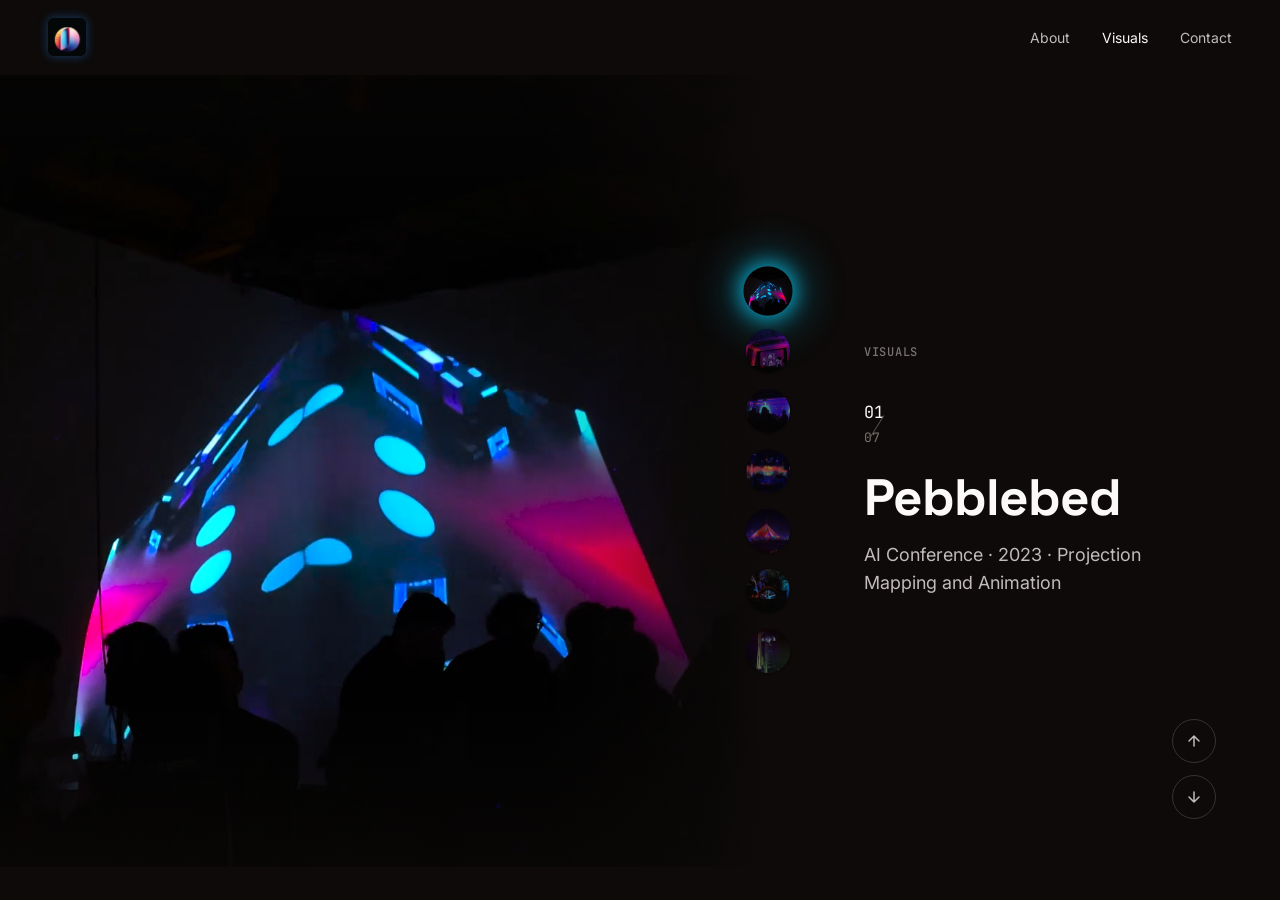
<file: visuals/index.html>
<!DOCTYPE html>
<html lang="en">
<head>
  <meta charset="UTF-8">
  <meta name="viewport" content="width=device-width, initial-scale=1">
  <title>Visuals</title>
  <link rel="icon" type="image/png" href="/assets/images/blank-favicon.png?v=1">
  <link rel="stylesheet" href="/assets/css/tokens.css">
  <link rel="stylesheet" href="/assets/css/style.css?v=20261014">
</head>
<body>
  <div id="site-nav"></div>

  <main class="split-slider-main">
    <section class="split-slider" id="split-slider">
      <div class="split-slider-media">
        <div class="split-slider-clip">
        <div class="split-slide-image is-active" data-title="Pebblebed" data-meta="AI Conference · 2023 · Projection Mapping and Animation" style="background-image: url('/assets/images/visuals/pebblebed-ai-conference-2023.png');"></div>
        <div class="split-slide-image" data-title="Gray Area" data-meta="San Francisco · 2026 · Animation &amp; Projection Mapping Design" style="background-image: url('/assets/images/visuals/gray-area-san-francisco-2026.jpg');"></div>
        <div class="split-slide-image" data-title="251 Club" data-meta="San Francisco · 2019 · Live Visuals" style="background-image: url('/assets/images/visuals/251-club-san-francisco-2019.jpg');"></div>
        <div class="split-slide-image" data-title="PoloCorp" data-meta="Public Works · 2025 · Projection Mapping and Animation" style="background-image: url('/assets/images/visuals/polocorp-public-works-2025.jpg');"></div>
        <div class="split-slide-image" data-title="PlayAlchemist" data-meta="Burning Man · 2022 · Projection Mapping and Animation" style="background-image: url('/assets/images/visuals/playalchemist-burning-man-2022.jpg');"></div>
        <div class="split-slide-image" data-title="Chillits Festival" data-meta="Laytonville, California · 2022 · Live VJ Set + Projection Mapping" style="background-image: url('/assets/images/visuals/chillits-festival-2022.jpg');"></div>
        <div class="split-slide-image" data-title="SpaceX" data-meta="IPO Event · 2026 · Animations" style="background-image: url('/assets/images/visuals/spacex-ipo-event-2026.jpg');"></div>
        <div class="split-slider-scrim"></div>
        </div>

        <div class="split-slider-dots">
          <button class="split-dot is-active" data-index="0" style="--glow: 8, 210, 255; background-image: url('/assets/images/visuals/pebblebed-ai-conference-2023.png');" aria-label="Pebblebed"></button>
          <button class="split-dot" data-index="1" style="--glow: 255, 4, 193; background-image: url('/assets/images/visuals/gray-area-san-francisco-2026.jpg');" aria-label="Gray Area"></button>
          <button class="split-dot" data-index="2" style="--glow: 81, 35, 255; background-image: url('/assets/images/visuals/251-club-san-francisco-2019.jpg');" aria-label="251 Club"></button>
          <button class="split-dot" data-index="3" style="--glow: 255, 64, 91; background-image: url('/assets/images/visuals/polocorp-public-works-2025.jpg');" aria-label="PoloCorp"></button>
          <button class="split-dot" data-index="4" style="--glow: 255, 46, 87; background-image: url('/assets/images/visuals/playalchemist-burning-man-2022.jpg');" aria-label="PlayAlchemist"></button>
          <button class="split-dot" data-index="5" style="--glow: 36, 185, 255; background-image: url('/assets/images/visuals/chillits-festival-2022.jpg');" aria-label="Chillits Festival"></button>
          <button class="split-dot" data-index="6" style="--glow: 64, 212, 255; background-image: url('/assets/images/visuals/spacex-ipo-event-2026.jpg');" aria-label="SpaceX"></button>
        </div>
      </div>

      <div class="split-slider-panel">
        <p class="split-slider-eyebrow">Visuals</p>

        <div class="split-slider-index">
          <span class="current">01</span>
          <span class="index-slash"></span>
          <span class="total">07</span>
        </div>

        <h1 class="split-slider-title">Pebblebed</h1>
        <p class="split-slider-meta">AI Conference · 2023 · Projection Mapping and Animation</p>

        <div class="split-slider-nav">
          <button class="split-nav-btn" data-dir="prev" aria-label="Previous">
            <svg width="16" height="16" viewBox="0 0 16 16" fill="none"><path d="M8 13V3M3 8l5-5 5 5" stroke="currentColor" stroke-width="1.5" stroke-linecap="round" stroke-linejoin="round"/></svg>
          </button>
          <button class="split-nav-btn" data-dir="next" aria-label="Next">
            <svg width="16" height="16" viewBox="0 0 16 16" fill="none"><path d="M8 3v10M3 8l5 5 5-5" stroke="currentColor" stroke-width="1.5" stroke-linecap="round" stroke-linejoin="round"/></svg>
          </button>
        </div>
      </div>
    </section>
  </main>

  <script src="/assets/js/nav.js"></script>
  <script src="/assets/js/split-slider.js?v=20261014"></script>
</body>
</html>
</file>
<file: assets/css/landing.css>
:root {
  --ink: #17192b;
  --ink-2: #565b73;
  --line: rgba(23, 25, 43, 0.14);
  --coral: #ff5a36;
  --magenta: #c42fa8;
  --green: #55d68a;
  --ease: cubic-bezier(0.16, 1, 0.3, 1);
}

* { box-sizing: border-box; }
html, body { height: 100%; }

body {
  margin: 0;
  background: #fff;
  color: var(--ink);
  font-family: "Inter", "Helvetica Neue", Arial, sans-serif;
  -webkit-font-smoothing: antialiased;
  overflow-x: hidden;
  transition: background-color 0.7s ease;
}

.orb {
  position: fixed;
  inset: 0;
  z-index: 0;
  background: #fff url("/assets/images/landing/orb.webp?v=2") 100% 50% / cover no-repeat;
  animation: orb-drift 18s ease-in-out infinite alternate;
  will-change: transform;
}
/* Live liquid layer (added by landing.js) */
.orb-gl {
  position: absolute;
  inset: 0;
  width: 100%;
  height: 100%;
  opacity: 0;
  transition: opacity 1.4s ease;
}
.orb.gl-on { animation: none; }
.orb.gl-on .orb-gl { opacity: 1; }

@keyframes orb-drift {
  from { transform: translate3d(0, 0, 0) scale(1); }
  to { transform: translate3d(-1.2%, 1.6%, 0) scale(1.04); }
}

.landing {
  position: relative;
  z-index: 1;
  min-height: 100vh;
  min-height: 100svh;
  display: flex;
  flex-direction: column;
  justify-content: center;
  padding: 48px clamp(24px, 8vw, 120px);
  max-width: 760px;
}

.greeting {
  margin: 0 0 14px;
  font-size: clamp(1rem, 1.6vw, 1.15rem);
  font-weight: 500;
  color: var(--ink-2);
}

h1 {
  margin: 0 0 38px;
  font-family: "Fraunces", "Cooper Black", Georgia, serif;
  font-weight: 800;
  font-size: clamp(2.3rem, 5.8vw, 4.4rem);
  line-height: 1.02;
  letter-spacing: -0.02em;
}

.choices {
  display: flex;
  flex-direction: column;
  gap: 14px;
  width: min(100%, 440px);
}

.choice {
  display: flex;
  align-items: center;
  gap: 14px;
  padding: 18px 22px;
  border: 1.5px solid #111320;
  border-radius: 999px;
  background: #111320;
  color: #fff;
  text-decoration: none;
  font-family: "Space Grotesk", "Inter", "Helvetica Neue", Arial, sans-serif;
  font-size: 1.1rem;
  font-weight: 600;
  letter-spacing: -0.005em;
  box-shadow: 0 16px 30px -18px rgba(17, 19, 32, 0.7);
  transition: transform 0.35s var(--ease), background 0.5s, border-color 0.5s, color 0.5s, box-shadow 0.5s var(--ease);
}

.choice-dot {
  flex: none;
  width: 14px;
  height: 14px;
  border-radius: 50%;
  transition: transform 0.35s var(--ease);
}
.dot-coral { background: var(--coral); }
.dot-magenta { background: var(--magenta); }
.dot-green { background: var(--green); }

.choice-label { flex: 1; }
.choice-arrow { font-size: 1.25rem; transition: transform 0.35s var(--ease); }

.choice:hover,
.choice:focus-visible {
  transform: translateX(6px);
  background: #272b45;
  border-color: #272b45;
  box-shadow: 0 20px 34px -18px rgba(17, 19, 32, 0.85);
}
.choice:hover .choice-dot,
.choice:focus-visible .choice-dot { transform: scale(1.35); }
.choice:hover .choice-arrow,
.choice:focus-visible .choice-arrow { transform: translateX(4px); }
.choice:focus-visible { outline: 3px solid var(--coral); outline-offset: 3px; }
.choice:active { transform: translateX(6px) scale(0.985); }

/* Dark state: hovering or focusing the buttons turns the page dark and the buttons bright */
.greeting, h1 { transition: color 0.6s ease; }
.orb { transition: background-color 0.7s ease; }
.orb::after {
  content: "";
  position: absolute;
  inset: 0;
  background: #000 url("/assets/images/landing/orb-dark.webp?v=2") 100% 50% / cover no-repeat;
  opacity: 0;
  transition: opacity 0.7s ease;
}
.orb.gl-on::after { display: none; }

body.is-dark { background: #000; }
body.gl-bg { transition: none; }
.is-dark .orb { background-color: #000; }
.is-dark .orb::after { opacity: 1; }
.is-dark .greeting { color: rgba(255, 255, 255, 0.72); }
.is-dark h1 { color: #fff; }

.choice:nth-child(1) { --glow: 255, 90, 54; }
.choice:nth-child(2) { --glow: 214, 58, 190; }
.choice:nth-child(3) { --glow: 85, 214, 138; }

.is-dark .choice {
  background: #fff;
  border-color: #fff;
  color: #111320;
  box-shadow: 0 0 0 1px rgba(255, 255, 255, 0.25), 0 18px 40px -18px rgba(255, 255, 255, 0.45);
}
.is-dark .choice:hover,
.is-dark .choice:focus-visible {
  background: #fff;
  border-color: #fff;
  color: #111320;
  box-shadow: 0 0 0 1px rgba(var(--glow), 0.9), 0 0 38px 6px rgba(var(--glow), 0.55), 0 22px 44px -16px rgba(var(--glow), 0.7);
}

/* Live cycle (WebGL): colours follow --dk (0 = light page, 1 = dark page), updated every frame */
:root { --dk: 0; }
@supports (color: color-mix(in srgb, red 50%, blue)) {
  body.gl-bg .greeting { color: color-mix(in srgb, #c3c6d2 calc(var(--dk) * 100%), #565b73); transition: none; }
  body.gl-bg h1 { color: color-mix(in srgb, #fff calc(var(--dk) * 100%), #17192b); transition: none; }
  body.gl-bg .choice {
    background: color-mix(in srgb, #fff calc(var(--dk) * 100%), #111320);
    border-color: color-mix(in srgb, #fff calc(var(--dk) * 100%), #111320);
    color: color-mix(in srgb, #111320 calc(var(--dk) * 100%), #fff);
    box-shadow: 0 16px 30px -18px color-mix(in srgb, rgba(255, 255, 255, 0.5) calc(var(--dk) * 100%), rgba(17, 19, 32, 0.7));
    transition: transform 0.35s var(--ease);
  }
}
/* Coloured glow around the hovered button (its own layer, so it fades independently) */
body.gl-bg .choice { position: relative; }
body.gl-bg .choice::before {
  content: "";
  position: absolute;
  inset: -1.5px;
  border-radius: inherit;
  pointer-events: none;
  opacity: 0;
  transition: opacity 0.5s ease;
  box-shadow: 0 0 0 1px rgba(var(--glow), 0.9), 0 0 38px 6px rgba(var(--glow), 0.55);
}
body.gl-bg.is-hover .choice:hover::before,
body.gl-bg.is-hover .choice:focus-visible::before { opacity: 1; }

/* Entrance */
.greeting, h1, .choice {
  opacity: 0;
  transform: translateY(18px);
  animation: rise 0.9s var(--ease) forwards;
}
.greeting { animation-delay: 0.1s; }
h1 { animation-delay: 0.22s; }
.choice:nth-child(1) { animation-delay: 0.38s; }
.choice:nth-child(2) { animation-delay: 0.48s; }
.choice:nth-child(3) { animation-delay: 0.58s; }
@keyframes rise { to { opacity: 1; transform: none; } }

/* Phones and tall screens: text on top, orb underneath */
@media (max-width: 760px), (max-aspect-ratio: 1/1) {
  .orb {
    inset: auto 0 0 0;
    height: 60vh;
    height: 60svh;
    background-size: auto 100%;
    background-position: 84% 50%;
  }
  .orb::after {
    background-size: auto 100%;
    background-position: 84% 50%;
  }
  .landing {
    justify-content: flex-start;
    padding-top: clamp(56px, 12svh, 120px);
    padding-bottom: 40px;
  }
  .choices { width: 100%; }
}

@media (prefers-reduced-motion: reduce) {
  .orb { animation: none; }
  .greeting, h1, .choice { opacity: 1; transform: none; animation: none; }
  .choice, .choice-dot, .choice-arrow { transition: none; }
}
</file>
<file: assets/css/tokens.css>
@import url("https://fonts.googleapis.com/css2?family=Space+Grotesk:wght@300..700&family=Inter:wght@400;500;600;700&family=JetBrains+Mono:wght@400;500&display=swap");

:root {
  /* Base neutrals — warm-black ground */
  --black: oklch(0.15 0.006 40);
  --gray-900: oklch(0.19 0.006 40);
  --gray-800: oklch(0.24 0.007 40);
  --gray-700: oklch(0.32 0.008 40);
  --gray-600: oklch(0.44 0.008 40);
  --gray-500: oklch(0.56 0.008 40);
  --gray-400: oklch(0.68 0.007 40);
  --gray-300: oklch(0.80 0.006 40);
  --gray-200: oklch(0.88 0.005 40);
  --gray-100: oklch(0.94 0.004 40);
  --white: oklch(0.985 0.003 40);

  /* Brand gradient: orange > red > magenta > purple > blue > cyan */
  --grad-orange: oklch(0.78 0.16 65);
  --grad-red: oklch(0.58 0.20 25);
  --grad-magenta: oklch(0.66 0.21 350);
  --grad-purple: oklch(0.48 0.20 300);
  --grad-blue: oklch(0.55 0.19 260);
  --grad-cyan: oklch(0.75 0.14 205);

  --gradient-brand: linear-gradient(115deg,
    var(--grad-orange) 0%,
    var(--grad-red) 22%,
    var(--grad-magenta) 42%,
    var(--grad-purple) 58%,
    var(--grad-blue) 78%,
    var(--grad-cyan) 100%);

  --accent: oklch(0.62 0.18 255);
  --accent-hover: oklch(0.68 0.18 255);
  --accent-active: oklch(0.56 0.18 255);
  --accent-fg: oklch(0.98 0.005 255);

  --bg-page: var(--black);
  --bg-surface: var(--gray-900);
  --bg-surface-raised: var(--gray-800);
  --bg-inset: oklch(0.12 0.006 40);
  --border-subtle: var(--gray-800);
  --border-default: var(--gray-700);
  --border-strong: var(--gray-600);

  --text-primary: var(--white);
  --text-secondary: var(--gray-300);
  --text-tertiary: var(--gray-500);
  --text-on-accent: var(--accent-fg);

  --success: oklch(0.62 0.15 150);
  --warning: oklch(0.75 0.15 85);
  --danger: oklch(0.60 0.20 25);

  --font-display: "Space Grotesk", "Helvetica Neue", Arial, sans-serif;
  --font-body: "Inter", "Helvetica Neue", Arial, sans-serif;
  --font-mono: "JetBrains Mono", "SFMono-Regular", Menlo, monospace;

  --text-display-xl: 700 clamp(3rem, 6vw, 6rem)/1.02 var(--font-display);
  --text-display-l: 700 clamp(2.25rem, 4vw, 3.75rem)/1.05 var(--font-display);
  --text-display-m: 600 2rem/1.1 var(--font-display);
  --text-heading: 600 1.5rem/1.25 var(--font-display);
  --text-subheading: 600 1.125rem/1.35 var(--font-body);
  --text-body-l: 400 1.125rem/1.55 var(--font-body);
  --text-body: 400 1rem/1.55 var(--font-body);
  --text-body-s: 400 0.875rem/1.5 var(--font-body);
  --text-label: 500 0.8125rem/1.3 var(--font-body);
  --text-mono: 400 0.8125rem/1.4 var(--font-mono);
  --text-mono-caps: 500 0.75rem/1.3 var(--font-mono);

  --tracking-tight: -0.02em;
  --tracking-wide: 0.06em;

  --space-1: 4px;
  --space-2: 8px;
  --space-3: 12px;
  --space-4: 16px;
  --space-5: 20px;
  --space-6: 24px;
  --space-8: 32px;
  --space-10: 40px;
  --space-12: 48px;
  --space-16: 64px;
  --space-20: 80px;
  --space-24: 96px;
  --space-32: 128px;

  --radius-s: 6px;
  --radius-m: 10px;
  --radius-l: 16px;
  --radius-xl: 24px;
  --radius-pill: 999px;

  --shadow-s: 0 1px 2px oklch(0 0 0 / 0.4);
  --shadow-m: 0 4px 16px oklch(0 0 0 / 0.45);
  --shadow-l: 0 12px 40px oklch(0 0 0 / 0.55);
  --shadow-glow-accent: 0 0 32px oklch(0.62 0.18 255 / 0.35);

  --ease-out: cubic-bezier(0.16, 1, 0.3, 1);
  --ease-in-out: cubic-bezier(0.65, 0, 0.35, 1);
  --duration-fast: 120ms;
  --duration-base: 220ms;
  --duration-slow: 420ms;
}
</file>
<file: assets/css/style.css>
* {
  box-sizing: border-box;
}

body {
  margin: 0;
  font-family: var(--font-body);
  color: var(--text-primary);
  background: var(--bg-page);
}

.site-nav {
  position: sticky;
  top: 0;
  z-index: 40;
  display: flex;
  align-items: center;
  justify-content: space-between;
  padding: 18px 48px;
  background: transparent;
  border-bottom: 1px solid transparent;
  transition: background var(--duration-base) var(--ease-out),
    border-color var(--duration-base) var(--ease-out),
    backdrop-filter var(--duration-base) var(--ease-out);
}

.site-nav.is-scrolled {
  background: transparent;
  backdrop-filter: blur(12px);
  border-bottom: 1px solid transparent;
}

.nav-brand {
  display: flex;
  align-items: center;
  gap: 10px;
  text-decoration: none;
  font: var(--text-subheading);
  color: var(--text-primary);
  letter-spacing: var(--tracking-tight);
}

.nav-brand-mark {
  width: 38px;
  height: 38px;
  border-radius: var(--radius-s);
  background-image: url('/assets/images/art/corners-of-the-unconscious.png');
  background-size: cover;
  background-position: center;
  box-shadow: 0 0 10px 1px oklch(0.62 0.18 255 / 0.35);
  transition: box-shadow var(--duration-base) var(--ease-out),
    transform var(--duration-base) var(--ease-out);
}

.nav-brand:hover .nav-brand-mark {
  box-shadow: 0 0 18px 4px oklch(0.62 0.18 255 / 0.65);
  transform: scale(1.08);
}

.nav-links {
  display: flex;
  gap: 32px;
}

.nav-link {
  font: var(--text-body-s);
  text-decoration: none;
  color: var(--text-secondary);
  transition: color var(--duration-fast) var(--ease-out);
}

.nav-link:hover,
.nav-link.is-active {
  color: var(--text-primary);
}

main {
  padding: var(--space-8) 48px var(--space-24);
}

.page-header {
  max-width: 1120px;
  margin: 0 auto var(--space-10);
}

.page-title {
  font: var(--text-display-m);
  color: var(--text-primary);
  margin: 0;
  letter-spacing: var(--tracking-tight);
}

.visuals-grid {
  display: grid;
  grid-template-columns: repeat(auto-fit, minmax(320px, 1fr));
  gap: var(--space-6);
  max-width: 1120px;
  margin: 0 auto;
}

.visual-card {
  display: flex;
  flex-direction: column;
  gap: var(--space-3);
}

.visual-card-media {
  border-radius: var(--radius-l);
  overflow: hidden;
  border: 1px solid var(--border-subtle);
  background: var(--bg-surface);
  aspect-ratio: 4 / 3;
}

.visual-card-media img {
  width: 100%;
  height: 100%;
  object-fit: cover;
  display: block;
}

.visual-caption {
  font: var(--text-body-s);
  color: var(--text-tertiary);
}

.about-layout {
  display: grid;
  grid-template-columns: minmax(280px, 420px) 1fr;
  gap: var(--space-16);
  max-width: 1120px;
  margin: 0 auto;
  align-items: start;
}

.about-portrait-col {
  display: flex;
  flex-direction: column;
  align-items: center;
  gap: var(--space-5);
}

.about-social {
  display: flex;
  gap: var(--space-3);
}

.social-icon {
  display: flex;
  align-items: center;
  justify-content: center;
  width: 40px;
  height: 40px;
  border-radius: 50%;
  border: 1px solid var(--border-default);
  color: var(--text-secondary);
  transition: color var(--duration-fast) var(--ease-out),
    border-color var(--duration-fast) var(--ease-out),
    box-shadow var(--duration-fast) var(--ease-out),
    transform var(--duration-fast) var(--ease-out);
}

.social-icon:hover {
  color: var(--text-primary);
  border-color: var(--accent);
  box-shadow: 0 0 14px 2px oklch(0.62 0.18 255 / 0.4);
  transform: translateY(-2px);
}

.about-portrait {
  position: relative;
  width: 100%;
  max-width: 280px;
  aspect-ratio: 1;
  margin: 0 auto;
  border-radius: 50%;
  overflow: hidden;
  border: 1px solid var(--border-default);
  background: var(--bg-surface);
  box-shadow: var(--shadow-l);
  transition: transform var(--duration-base) var(--ease-out),
    box-shadow var(--duration-base) var(--ease-out);
}

.about-portrait:hover {
  transform: translateY(-4px);
  box-shadow: var(--shadow-l), var(--shadow-glow-accent);
}

.about-portrait::after {
  content: "";
  position: absolute;
  inset: 0;
  box-shadow: inset 0 0 60px 16px oklch(0 0 0 / 0.65);
  pointer-events: none;
}

.about-portrait img {
  width: 100%;
  height: 100%;
  object-fit: cover;
  display: block;
}

.about-slide {
  position: absolute;
  inset: 0;
  opacity: 0;
  animation: about-fade 16s infinite ease-in-out;
}

.about-slide:nth-child(1) { animation-delay: 0s; }
.about-slide:nth-child(2) { animation-delay: 4s; }
.about-slide:nth-child(3) { animation-delay: 8s; }
.about-slide:nth-child(4) { animation-delay: 12s; }

@keyframes about-fade {
  0%, 100% { opacity: 0; }
  3.75% { opacity: 1; }
  21.25% { opacity: 1; }
  28.75% { opacity: 0; }
}

.about-bio {
  display: flex;
  flex-direction: column;
  gap: var(--space-5);
}

.about-bio p {
  font: var(--text-body-l);
  color: var(--text-secondary);
  margin: 0;
}

@media (max-width: 860px) {
  .about-layout {
    grid-template-columns: 1fr;
    gap: var(--space-8);
  }
}

.featured-at {
  max-width: 1120px;
  margin: var(--space-16) auto 0;
}

.featured-at-title {
  font: var(--text-subheading);
  color: var(--text-primary);
  margin: 0 0 var(--space-6);
}

.featured-at-grid {
  display: grid;
  grid-template-columns: repeat(auto-fit, minmax(240px, 1fr));
  gap: var(--space-5);
}

.featured-at-group {
  background: var(--bg-surface);
  border: 1px solid var(--border-subtle);
  border-radius: var(--radius-l);
  padding: var(--space-6);
}

.featured-at-label {
  display: inline-block;
  font: var(--text-mono-caps);
  text-transform: uppercase;
  letter-spacing: var(--tracking-wide);
  color: var(--text-primary);
  margin: 0 0 var(--space-3);
  white-space: nowrap;
  overflow: hidden;
  width: 0;
  border-right: 0.55em solid var(--white);
  animation: label-type-loop 5s infinite,
    label-caret 0.8s step-end infinite;
}

@keyframes label-type-loop {
  0% { width: 0; animation-timing-function: steps(var(--chars), end); }
  40% { width: calc(var(--chars) * 1ch + 1em); animation-timing-function: linear; }
  70% { width: calc(var(--chars) * 1ch + 1em); animation-timing-function: steps(var(--chars), end); }
  100% { width: 0; }
}

@keyframes label-caret {
  0%, 100% { border-color: var(--white); }
  50% { border-color: transparent; }
}

@media (prefers-reduced-motion: reduce) {
  .featured-at-label {
    width: calc(var(--chars) * 1ch + 1em);
    border-right: none;
    animation: none;
  }
}

.featured-at-list {
  font: var(--text-body);
  color: var(--text-secondary);
  margin: 0;
}

.featured-at-list a {
  color: var(--text-secondary);
  text-decoration: underline;
  text-decoration-color: var(--border-strong);
  text-underline-offset: 3px;
  transition: color var(--duration-fast) var(--ease-out);
}

.featured-at-list a:hover {
  color: var(--text-primary);
}

main.hero-main {
  padding: 0;
}

.hero {
  position: relative;
  min-height: 88vh;
  overflow: hidden;
  display: flex;
  align-items: flex-start;
}

.hero-slideshow {
  position: absolute;
  inset: 0;
}

.hero-slide {
  position: absolute;
  inset: 0;
  background-size: cover;
  background-position: center;
  opacity: 0;
  animation: hero-fade 11.2s infinite ease-in-out,
    hero-zoom 11.2s infinite ease-in-out;
}

.hero-slide:nth-child(1) { animation-delay: 0s, 0s; }
.hero-slide:nth-child(2) { animation-delay: 2.8s, 2.8s; }
.hero-slide:nth-child(3) { animation-delay: 5.6s, 5.6s; }
.hero-slide:nth-child(4) { animation-delay: 8.4s, 8.4s; }

@keyframes hero-fade {
  0%, 100% { opacity: 0; }
  3% { opacity: 1; }
  22% { opacity: 1; }
  28% { opacity: 0; }
}

@keyframes hero-zoom {
  0% { transform: scale(1); }
  100% { transform: scale(1.09); }
}

.hero-scrim {
  position: absolute;
  inset: 0;
  background: linear-gradient(
    to bottom,
    oklch(0.15 0.006 40 / 0.9) 0px,
    oklch(0.15 0.006 40 / 0.75) 220px,
    oklch(0.15 0.006 40 / 0.35) 380px,
    oklch(0.15 0.006 40 / 0.1) 480px,
    oklch(0.15 0.006 40 / 0.1) 68%,
    oklch(0.15 0.006 40 / 0.75) 100%
  );
}

.hero-content {
  position: relative;
  z-index: 1;
  padding: var(--space-16) 48px 0;
  max-width: 900px;
}

.hero-title {
  font: var(--text-display-xl);
  color: var(--text-primary);
  margin: 0 0 var(--space-4);
  letter-spacing: var(--tracking-tight);
}

.hero-subtitle {
  font: var(--text-body);
  color: var(--text-secondary);
  margin: 0;
  letter-spacing: var(--tracking-wide);
}

.hero-subtitle .divider {
  color: var(--text-tertiary);
  margin: 0 var(--space-2);
}

@media (prefers-reduced-motion: reduce) {
  .hero-slide {
    animation: hero-fade-reduced 11.2s infinite ease-in-out;
  }
}

@keyframes hero-fade-reduced {
  0%, 100% { opacity: 0; }
  3% { opacity: 1; }
  22% { opacity: 1; }
  28% { opacity: 0; }
}

main.split-slider-main {
  padding: 0;
}

.split-slider {
  position: relative;
  display: flex;
  min-height: 88vh;
  background: var(--bg-page);
}

.split-slider-media {
  position: relative;
  flex: 1 1 60%;
}

.split-slider-clip {
  position: absolute;
  inset: 0;
  overflow: hidden;
}

.split-slide-image {
  position: absolute;
  inset: 0;
  background-size: cover;
  background-position: center;
  opacity: 0;
  transform: scale(1.04);
  transition: opacity 850ms var(--ease-in-out), transform 1100ms var(--ease-out);
}

.split-slide-image.is-active {
  opacity: 1;
  transform: scale(1);
  z-index: 1;
}

.split-slider-scrim {
  position: absolute;
  inset: 0;
  z-index: 2;
  pointer-events: none;
  background: linear-gradient(
    to right,
    transparent 70%,
    oklch(0.15 0.006 40 / 0.5) 92%,
    var(--bg-page) 100%
  ),
  linear-gradient(
    to bottom,
    oklch(0.15 0.006 40 / 0.35) 0%,
    transparent 22%,
    transparent 78%,
    oklch(0.15 0.006 40 / 0.55) 100%
  );
}

.split-slider-dots {
  position: absolute;
  top: 50%;
  right: 0;
  transform: translate(50%, -50%);
  z-index: 3;
  display: flex;
  flex-direction: column;
  gap: var(--space-4);
}

.split-dot {
  --glow: 26, 150, 240;
  width: 44px;
  height: 44px;
  border-radius: 50%;
  border: 0;
  background-color: var(--bg-surface);
  background-size: cover;
  background-position: center;
  opacity: 0.55;
  cursor: pointer;
  padding: 0;
  transition: opacity var(--duration-base) var(--ease-out),
    transform var(--duration-base) var(--ease-out),
    box-shadow var(--duration-base) var(--ease-out);
  box-shadow: var(--shadow-s);
}

.split-dot:hover {
  opacity: 0.85;
}

.split-dot:focus-visible {
  outline: 2px solid rgb(var(--glow));
  outline-offset: 4px;
}

.split-dot.is-active {
  opacity: 1;
  transform: scale(1.12);
  box-shadow: 0 0 16px 4px rgba(var(--glow), 0.6), 0 0 40px 10px rgba(var(--glow), 0.32);
  animation: split-dot-glow 2.6s ease-in-out infinite alternate;
}

@keyframes split-dot-glow {
  from { box-shadow: 0 0 12px 3px rgba(var(--glow), 0.45), 0 0 30px 7px rgba(var(--glow), 0.22); }
  to { box-shadow: 0 0 22px 6px rgba(var(--glow), 0.8), 0 0 54px 14px rgba(var(--glow), 0.45); }
}

@media (prefers-reduced-motion: reduce) {
  .split-dot.is-active { animation: none; }
}

.split-slider-panel {
  position: relative;
  flex: 1 1 40%;
  display: flex;
  flex-direction: column;
  justify-content: center;
  padding: var(--space-16) var(--space-24);
  background: var(--bg-page);
}

.split-slider-eyebrow {
  font: var(--text-mono-caps);
  text-transform: uppercase;
  letter-spacing: var(--tracking-wide);
  color: var(--text-tertiary);
  margin: 0 0 var(--space-10);
}

.split-slider-index {
  display: flex;
  flex-direction: column;
  align-items: flex-start;
  font: var(--text-mono);
  margin: 0 0 var(--space-6);
}

.split-slider-index .current {
  color: var(--text-primary);
  font-size: 1.05rem;
}

.split-slider-index .total {
  color: var(--text-tertiary);
}

.index-slash {
  width: 26px;
  height: 1px;
  background: var(--border-strong);
  transform: rotate(-58deg);
  margin: 2px 0;
}

.split-slider-title {
  font: var(--text-display-l);
  color: var(--text-primary);
  margin: 0 0 var(--space-4);
  letter-spacing: var(--tracking-tight);
  max-width: 12ch;
}

.split-slider-meta {
  font: var(--text-body-l);
  color: var(--text-secondary);
  margin: 0;
  max-width: 34ch;
}

.split-slider-nav {
  position: absolute;
  right: var(--space-16);
  bottom: var(--space-12);
  display: flex;
  flex-direction: column;
  gap: var(--space-3);
}

.split-nav-btn {
  width: 44px;
  height: 44px;
  border-radius: 50%;
  border: 1px solid var(--border-default);
  background: transparent;
  color: var(--text-secondary);
  display: flex;
  align-items: center;
  justify-content: center;
  cursor: pointer;
  transition: color var(--duration-fast) var(--ease-out),
    border-color var(--duration-fast) var(--ease-out),
    background var(--duration-fast) var(--ease-out);
}

.split-nav-btn:hover {
  color: var(--text-primary);
  border-color: var(--accent);
  background: oklch(0.62 0.18 255 / 0.12);
}

@media (max-width: 900px) {
  .split-slider {
    flex-direction: column;
    min-height: auto;
  }

  .split-slider-media {
    flex: none;
    height: 46vh;
  }

  .split-slider-dots {
    display: none;
  }

  .split-slider-panel {
    padding: var(--space-10) var(--space-6) var(--space-16);
  }

  .split-slider-title {
    font: var(--text-display-m);
    max-width: none;
  }

  .split-slider-nav {
    right: var(--space-6);
    bottom: var(--space-6);
  }
}

.contact-main {
  padding: 0;
}

.contact-page {
  position: relative;
  min-height: 88vh;
  overflow: hidden;
  display: flex;
  flex-direction: column;
  align-items: center;
  justify-content: center;
  gap: var(--space-12);
  padding: var(--space-24) 24px;
  background:
    radial-gradient(ellipse 90% 60% at 50% 0%, oklch(0.22 0.05 300 / 0.9) 0%, transparent 70%),
    linear-gradient(180deg, oklch(0.14 0.02 300) 0%, var(--bg-page) 55%);
}

.contact-glow {
  position: absolute;
  border-radius: 50%;
  filter: blur(90px);
  opacity: 0.4;
  pointer-events: none;
  z-index: 0;
  animation: contact-drift 22s ease-in-out infinite;
}

.contact-glow-1 {
  width: 460px;
  height: 460px;
  top: -120px;
  left: -100px;
  background: var(--grad-purple);
  animation-delay: 0s;
}

.contact-glow-2 {
  width: 520px;
  height: 520px;
  bottom: -160px;
  right: -140px;
  background: var(--grad-magenta);
  animation-delay: -7s;
}

.contact-glow-3 {
  width: 420px;
  height: 420px;
  top: 38%;
  left: 50%;
  background: oklch(0.4 0.22 300);
  animation-delay: -14s;
  opacity: 0.3;
}

@keyframes contact-drift {
  0%, 100% { transform: translate(0, 0) scale(1); }
  50% { transform: translate(30px, -24px) scale(1.08); }
}

@media (prefers-reduced-motion: reduce) {
  .contact-glow {
    animation: none;
  }
}

.contact-headline {
  position: relative;
  z-index: 1;
  font: var(--text-display-xl);
  color: var(--text-primary);
  letter-spacing: var(--tracking-tight);
  margin: 0;
  text-align: center;
}

.reveal-line-wrap {
  display: block;
  overflow: hidden;
}

.reveal-line {
  display: block;
  transform: translateY(110%);
  animation: reveal-up 900ms var(--ease-out) forwards;
}

.reveal-delay-1 {
  animation-delay: 140ms;
}

.reveal-delay-2 {
  opacity: 0;
  animation: reveal-fade 900ms var(--ease-out) forwards;
  animation-delay: 320ms;
}

@keyframes reveal-up {
  to { transform: translateY(0); }
}

@keyframes reveal-fade {
  from { opacity: 0; transform: translateY(16px); }
  to { opacity: 1; transform: translateY(0); }
}

@media (prefers-reduced-motion: reduce) {
  .reveal-line {
    transform: translateY(0);
    animation: none;
  }
  .reveal-delay-2 {
    opacity: 1;
    animation: none;
  }
}

.contact-card {
  position: relative;
  z-index: 1;
  width: 100%;
  max-width: 480px;
  background: var(--bg-surface);
  border: 1px solid var(--border-subtle);
  border-radius: var(--radius-xl);
  box-shadow: var(--shadow-l);
  padding: var(--space-10);
}

.contact-card-title {
  font: var(--text-heading);
  color: var(--text-primary);
  margin: 0 0 var(--space-2);
}

.contact-card-subtitle {
  font: var(--text-body);
  color: var(--text-tertiary);
  margin: 0 0 var(--space-8);
}

.contact-form {
  display: flex;
  flex-direction: column;
  gap: var(--space-5);
}

.form-honeypot {
  position: absolute;
  left: -9999px;
  width: 1px;
  height: 1px;
  opacity: 0;
  pointer-events: none;
}

.form-field {
  display: flex;
  flex-direction: column;
  gap: var(--space-2);
}

.form-field label {
  font: var(--text-label);
  color: var(--text-tertiary);
  letter-spacing: var(--tracking-wide);
  text-transform: uppercase;
}

.form-field input,
.form-field textarea {
  font: var(--text-body);
  color: var(--text-primary);
  background: var(--bg-inset);
  border: 1px solid var(--border-default);
  border-radius: var(--radius-m);
  padding: 12px 14px;
  font-family: var(--font-body);
  resize: vertical;
  transition: border-color var(--duration-fast) var(--ease-out),
    box-shadow var(--duration-fast) var(--ease-out);
}

.form-field input:focus,
.form-field textarea:focus {
  outline: none;
  border-color: var(--grad-purple);
  box-shadow: 0 0 0 3px oklch(0.48 0.2 300 / 0.22);
}

.contact-submit {
  display: inline-flex;
  align-items: center;
  justify-content: center;
  gap: var(--space-2);
  padding: 13px 26px;
  border-radius: var(--radius-m);
  border: 1px solid oklch(0.48 0.2 300 / 0.55);
  background: var(--bg-inset);
  color: var(--text-primary);
  font: var(--text-body);
  font-weight: 600;
  cursor: pointer;
  box-shadow: 0 0 18px 2px oklch(0.48 0.2 300 / 0.4);
  transition: background var(--duration-fast) var(--ease-out),
    border-color var(--duration-fast) var(--ease-out),
    box-shadow var(--duration-fast) var(--ease-out),
    transform var(--duration-fast) var(--ease-out);
}

.contact-submit:hover:not(:disabled) {
  background: oklch(0.22 0.03 300);
  border-color: oklch(0.6 0.22 300 / 0.85);
  box-shadow: 0 0 30px 6px oklch(0.48 0.2 300 / 0.65);
}

.contact-submit:active:not(:disabled) {
  transform: scale(0.98);
}

.contact-submit:disabled {
  opacity: 0.7;
  cursor: default;
}

.contact-submit.is-sending .btn-label::after {
  content: "…";
}

.contact-status {
  font: var(--text-body-s);
  margin: 0;
  min-height: 1.2em;
  color: var(--text-tertiary);
}

.contact-status.is-success {
  color: var(--success);
}

.contact-status.is-error {
  color: var(--danger);
}

@media (max-width: 560px) {
  .contact-card {
    padding: var(--space-6);
  }

  .contact-headline {
    font: var(--text-display-l);
  }
}

/* Movie nights (hidden page) */
.movie-body {
  background: var(--bg-page);
  -webkit-text-size-adjust: 100%;
}

.movie-body::after {
  content: "";
  position: fixed;
  inset: 0;
  z-index: 2;
  pointer-events: none;
  background:
    radial-gradient(ellipse 85% 75% at 50% 50%, transparent 35%, oklch(0.1 0.006 40 / 0.55) 75%, oklch(0.07 0.006 40 / 0.92) 100%),
    linear-gradient(to right, oklch(0.07 0.006 40 / 0.7), transparent 22%, transparent 78%, oklch(0.07 0.006 40 / 0.7));
}

main.movie-main {
  padding: 0;
}

.movie-section {
  position: relative;
  display: flex;
  align-items: flex-end;
  justify-content: center;
  min-height: 100vh;
  min-height: 100svh;
  padding: var(--space-24) 24px 14vh;
  overflow: hidden;
}

.movie-image {
  position: absolute;
  inset: 0;
  z-index: 0;
  margin: 0;
}

.movie-image img {
  display: block;
  width: 100%;
  height: 100%;
  object-fit: cover;
  object-position: center 35%;
}

.movie-section::before {
  content: "";
  position: absolute;
  inset: 0;
  z-index: 1;
  pointer-events: none;
  background:
    linear-gradient(to bottom,
      var(--bg-page) 0%,
      oklch(0.15 0.006 40 / 0.6) 12%,
      transparent 30%,
      transparent 42%,
      oklch(0.15 0.006 40 / 0.72) 68%,
      oklch(0.15 0.006 40 / 0.94) 88%,
      var(--bg-page) 100%);
}

.movie-text {
  position: relative;
  z-index: 3;
  display: flex;
  flex-direction: column;
  align-items: flex-start;
  gap: var(--space-4);
  width: 100%;
  max-width: 600px;
}

.movie-title {
  font-family: "Cormorant Garamond", Georgia, "Times New Roman", serif;
  font-size: clamp(1.9rem, 3vw, 2.5rem);
  font-weight: 700;
  line-height: 1.1;
  letter-spacing: 0.02em;
  color: var(--text-primary);
  margin: 0;
  text-shadow: 0 2px 24px oklch(0 0 0 / 0.7);
}

.movie-body-text {
  font-family: "EB Garamond", Georgia, "Times New Roman", serif;
  font-size: 1.1rem;
  font-weight: 400;
  line-height: 1.6;
  color: var(--text-secondary);
  margin: 0;
  text-shadow: 0 1px 14px oklch(0 0 0 / 0.8);
}

.movie-section--intro {
  align-items: flex-end;
  padding-bottom: 12vh;
}

.movie-section--intro::before {
  background:
    radial-gradient(ellipse 60% 40% at 50% 76%, oklch(0.1 0.006 40 / 0.85), transparent 100%),
    linear-gradient(to bottom,
      var(--bg-page) 0%,
      oklch(0.15 0.006 40 / 0.5) 14%,
      transparent 32%,
      transparent 66%,
      oklch(0.15 0.006 40 / 0.6) 84%,
      var(--bg-page) 100%);
}

.movie-section--intro .movie-text {
  align-items: center;
  text-align: center;
  max-width: 620px;
}

.movie-signup {
  --brass: oklch(0.76 0.09 85);
  --brass-dim: oklch(0.6 0.08 80 / 0.7);
  position: relative;
  display: inline-flex;
  align-items: center;
  gap: 0.9em;
  margin-top: var(--space-3);
  padding: 13px 30px;
  border: 1px solid var(--brass-dim);
  border-radius: 2px;
  background: linear-gradient(180deg, oklch(0.2 0.06 20 / 0.92), oklch(0.13 0.03 20 / 0.92));
  color: oklch(0.9 0.05 85);
  font-family: "Cormorant Garamond", Georgia, serif;
  font-size: 1rem;
  font-weight: 700;
  letter-spacing: 0.22em;
  text-transform: uppercase;
  text-decoration: none;
  text-shadow: 0 1px 8px oklch(0 0 0 / 0.6);
  box-shadow:
    inset 0 0 0 3px oklch(0.13 0.03 20),
    inset 0 0 0 4px var(--brass-dim),
    0 0 22px 2px oklch(0.5 0.16 20 / 0.35);
  transition: color var(--duration-base) var(--ease-out),
    border-color var(--duration-base) var(--ease-out),
    box-shadow var(--duration-base) var(--ease-out),
    transform var(--duration-base) var(--ease-out);
}

.movie-signup::before,
.movie-signup::after {
  content: "\2766";
  font-size: 1.05em;
  line-height: 1;
  letter-spacing: 0;
  color: var(--brass);
  opacity: 0.9;
}

.movie-signup::after {
  transform: scaleX(-1);
}

.movie-signup:hover {
  color: oklch(0.96 0.06 90);
  border-color: var(--brass);
  box-shadow:
    inset 0 0 0 3px oklch(0.13 0.03 20),
    inset 0 0 0 4px var(--brass),
    0 0 30px 6px oklch(0.55 0.15 70 / 0.4);
  transform: translateY(-2px);
}

.js-reveal .movie-image.reveal {
  opacity: 0;
  transform: scale(1.08);
  transition: opacity 1.6s var(--ease-out),
    transform 2.4s var(--ease-out);
}

.js-reveal .movie-text.reveal {
  opacity: 0;
  transform: translateY(32px);
  transition: opacity 0.9s var(--ease-out),
    transform 1s var(--ease-out);
}

.js-reveal .reveal-delay {
  transition-delay: 0.6s;
}

.js-reveal .reveal.is-visible {
  opacity: 1;
  transform: none;
}

/* Movie Nights sign-up form */
.movie-section--signup .movie-text {
  max-width: 560px;
}

.movie-form {
  display: flex;
  flex-direction: column;
  gap: var(--space-6);
  width: 100%;
  margin-top: var(--space-2);
}

.movie-field {
  display: flex;
  flex-direction: column;
  gap: var(--space-2);
  margin: 0;
  padding: 0;
  border: 0;
  min-width: 0;
}

.movie-label {
  padding: 0;
  font-family: "Cormorant Garamond", Georgia, serif;
  font-size: 0.95rem;
  font-weight: 700;
  letter-spacing: 0.18em;
  text-transform: uppercase;
  color: oklch(0.76 0.09 85);
}

.movie-field input[type="text"],
.movie-field input[type="tel"] {
  -webkit-appearance: none;
  appearance: none;
  box-shadow: none;
  width: 100%;
  padding: 8px 2px 10px;
  background: transparent;
  border: 0;
  border-bottom: 1px solid oklch(0.6 0.08 80 / 0.6);
  border-radius: 0;
  color: var(--text-primary);
  font-family: "EB Garamond", Georgia, serif;
  font-size: 1.2rem;
  outline: none;
  transition: border-color var(--duration-base) var(--ease-out),
    box-shadow var(--duration-base) var(--ease-out);
}

.movie-field input[type="text"]:focus,
.movie-field input[type="tel"]:focus {
  border-bottom-color: oklch(0.76 0.09 85);
  box-shadow: 0 6px 14px -8px oklch(0.76 0.09 85 / 0.7);
}

.movie-choices {
  gap: var(--space-3);
}

.movie-choices .movie-label {
  margin-bottom: var(--space-5);
}

.movie-check {
  display: flex;
  align-items: center;
  gap: var(--space-3);
  cursor: pointer;
  font-family: "EB Garamond", Georgia, serif;
  font-size: 1.15rem;
  color: var(--text-secondary);
}

.movie-check input {
  appearance: none;
  -webkit-appearance: none;
  position: relative;
  flex: none;
  width: 20px;
  height: 20px;
  margin: 0;
  border: 1px solid oklch(0.6 0.08 80 / 0.8);
  border-radius: 2px;
  background: oklch(0.12 0.02 20 / 0.7);
  cursor: pointer;
  transition: border-color var(--duration-fast) var(--ease-out),
    box-shadow var(--duration-fast) var(--ease-out);
}

.movie-check input::after {
  content: "\2766";
  position: absolute;
  inset: 0;
  display: grid;
  place-items: center;
  font-size: 14px;
  color: oklch(0.82 0.1 85);
  opacity: 0;
  transform: scale(0.5);
  transition: opacity var(--duration-fast) var(--ease-out),
    transform var(--duration-fast) var(--ease-out);
}

.movie-check input:checked {
  border-color: oklch(0.76 0.09 85);
  box-shadow: 0 0 10px oklch(0.55 0.15 70 / 0.5);
}

.movie-check input:checked::after {
  opacity: 1;
  transform: none;
}

.movie-check input:focus-visible {
  outline: 2px solid oklch(0.76 0.09 85 / 0.8);
  outline-offset: 3px;
}

.movie-check:has(input:checked) {
  color: var(--text-primary);
}

.movie-honeypot {
  position: absolute;
  left: -9999px;
  width: 1px;
  height: 1px;
  opacity: 0;
}

.movie-submit {
  -webkit-appearance: none;
  appearance: none;
  align-self: center;
  margin-top: var(--space-2);
  cursor: pointer;
}

.movie-submit:disabled {
  opacity: 0.6;
  cursor: default;
}

.movie-status {
  min-height: 1.4em;
  margin: 0;
  text-align: center;
  font-family: "EB Garamond", Georgia, serif;
  font-size: 1.05rem;
  color: var(--text-tertiary);
}

.movie-status.is-error { color: oklch(0.72 0.14 25); }
.movie-status.is-success { color: oklch(0.82 0.1 85); }

.movie-form.is-sent .movie-field,
.movie-form.is-sent .movie-submit {
  display: none;
}

.movie-section--signup::before {
  background:
    linear-gradient(to bottom,
      var(--bg-page) 0%,
      oklch(0.13 0.006 40 / 0.78) 22%,
      oklch(0.13 0.006 40 / 0.88) 55%,
      oklch(0.13 0.006 40 / 0.94) 85%,
      var(--bg-page) 100%);
}

@media (max-width: 768px) {
  .movie-section--intro {
    min-height: calc(100vh + 288px);
    min-height: calc(100svh + 288px);
  }

  .movie-section--intro .movie-image {
    bottom: auto;
    height: calc(100vh + 80px);
    height: calc(100svh + 80px);
    -webkit-mask-image: linear-gradient(to bottom, #000 70%, transparent 100%);
    mask-image: linear-gradient(to bottom, #000 70%, transparent 100%);
  }
}
</file>
<file: assets/css/think.css>
:root {
  --bg: #ecedef;
  --paper: #ffffff;
  --ink: #1c2541;
  --ink-2: #4b5470;
  --ink-3: #7b839a;
  --line: rgba(28, 37, 65, 0.12);
  --line-strong: rgba(28, 37, 65, 0.22);

  --blue: #1a96f0;
  --purple: #a083e8;
  --coral: #f4624d;
  --yellow: #ecbb2c;
  --green: #35b58a;

  --accent: var(--blue);
  --accent-ink: #0c6fb8;
  --accent-soft: #e1f1fd;

  --radius: 22px;
  --shadow: 0 1px 0 rgba(255, 255, 255, 0.9) inset, 0 18px 40px -26px rgba(28, 37, 65, 0.35);
  --ease: cubic-bezier(0.16, 1, 0.3, 1);

  --font-display: "Bricolage Grotesque", "Helvetica Neue", Arial, sans-serif;
  --font-body: "Inter", "Helvetica Neue", Arial, sans-serif;
}

.t-proscons, [data-tool="proscons"] { --accent: #1a96f0; --accent-ink: #0c6fb8; --accent-soft: #e1f1fd; }
.t-eisenhower, [data-tool="eisenhower"] { --accent: #a083e8; --accent-ink: #6a4cc4; --accent-soft: #ece6fb; }
.t-tree, [data-tool="tree"] { --accent: #35b58a; --accent-ink: #1d8561; --accent-soft: #dff3ea; }
.t-premortem, [data-tool="premortem"] { --accent: #f4624d; --accent-ink: #c43b27; --accent-soft: #fde5e1; }

* { box-sizing: border-box; }
[hidden] { display: none !important; }
html { scroll-padding-top: 64px; scroll-behavior: smooth; -webkit-text-size-adjust: 100%; }

body {
  margin: 0;
  background: var(--bg);
  color: var(--ink);
  font-family: var(--font-body);
  font-size: 1.0625rem;
  line-height: 1.6;
  -webkit-font-smoothing: antialiased;
}

body::before {
  content: "";
  position: fixed;
  inset: 0;
  z-index: 100;
  pointer-events: none;
  opacity: 0.32;
  mix-blend-mode: multiply;
  background-image: url("data:image/svg+xml;utf8,<svg xmlns='http://www.w3.org/2000/svg' width='180' height='180'><filter id='n'><feTurbulence type='fractalNoise' baseFrequency='0.9' numOctaves='2' stitchTiles='stitch'/><feColorMatrix values='0 0 0 0 0.45  0 0 0 0 0.47  0 0 0 0 0.52  0 0 0 0.55 0'/></filter><rect width='100%' height='100%' filter='url(%23n)'/></svg>");
}

.sprite { position: absolute; width: 0; height: 0; overflow: hidden; }
.sr-only { position: absolute; width: 1px; height: 1px; overflow: hidden; clip: rect(0 0 0 0); white-space: nowrap; }
.wrap { width: min(1120px, 100% - 48px); margin-inline: auto; }

:focus-visible { outline: 3px solid var(--accent); outline-offset: 3px; border-radius: 8px; }

h1, h2, h3 { font-family: var(--font-display); letter-spacing: -0.025em; line-height: 1.05; margin: 0; }

/* Top bar */
.topbar {
  position: sticky; top: 0; z-index: 50;
  display: flex; align-items: center; justify-content: space-between;
  padding: 14px max(24px, calc((100% - 1120px) / 2));
  background: rgba(236, 237, 239, 0.72);
  backdrop-filter: blur(14px);
  -webkit-backdrop-filter: blur(14px);
}
.brand { display: inline-flex; align-items: center; gap: 10px; color: var(--ink); text-decoration: none; font-family: var(--font-display); font-weight: 700; font-size: 1.35rem; letter-spacing: -0.03em; }
.brand-mark { width: 30px; height: 30px; }
.topnav { display: flex; gap: 22px; }
.topnav a { color: var(--ink-2); text-decoration: none; font-size: 0.95rem; font-weight: 500; }
.topnav a:hover { color: var(--ink); }

/* Buttons */
.btn {
  display: inline-flex; align-items: center; justify-content: center; gap: 8px;
  padding: 14px 26px; border-radius: 999px; border: 1.5px solid transparent;
  font: 600 1rem/1 var(--font-body); text-decoration: none; cursor: pointer;
  transition: transform 0.25s var(--ease), box-shadow 0.25s var(--ease), background 0.2s, color 0.2s;
}
.btn:hover { transform: translateY(-2px); }
.btn:active { transform: translateY(0) scale(0.98); }
.btn-primary { background: var(--ink); color: #fff; box-shadow: 0 14px 24px -14px rgba(28, 37, 65, 0.8); }
.btn-ghost { background: transparent; color: var(--ink); border-color: var(--line-strong); }
.btn-ghost:hover { background: rgba(255, 255, 255, 0.6); }
.btn-accent { background: var(--accent); color: #fff; box-shadow: 0 14px 24px -14px var(--accent); }
.btn:disabled { opacity: 0.45; cursor: not-allowed; transform: none; box-shadow: none; }

.link-btn { background: none; border: 0; padding: 6px 2px; font: 600 0.95rem var(--font-body); color: var(--accent-ink); cursor: pointer; text-decoration: underline; text-underline-offset: 4px; text-decoration-thickness: 1.5px; }
.link-btn.subtle { color: var(--ink-3); }
.link-btn:hover { color: var(--ink); }

.eyebrow { margin: 0 0 14px; font-size: 0.8rem; font-weight: 600; letter-spacing: 0.14em; text-transform: uppercase; color: var(--ink-3); }
.label { margin: 0 0 8px; font-size: 0.78rem; font-weight: 600; letter-spacing: 0.12em; text-transform: uppercase; color: var(--ink-3); }

/* Hero */
.hero { position: relative; overflow: hidden; padding: 56px 0 96px; }
.hero-bg {
  position: absolute; inset: -6% -4% -10%; pointer-events: none;
  background: url("/assets/images/think/hero-gradient.jpg") 62% 45% / cover no-repeat;
  -webkit-mask-image: radial-gradient(ellipse 70% 72% at 60% 46%, #000 45%, transparent 100%);
  mask-image: radial-gradient(ellipse 70% 72% at 60% 46%, #000 45%, transparent 100%);
  opacity: 0.85;
  animation: drift 22s ease-in-out infinite alternate;
}
@keyframes drift { to { transform: translate3d(24px, 18px, 0) scale(1.05); } }

.hero-grid { position: relative; display: grid; grid-template-columns: 1.15fr 0.85fr; gap: 48px; align-items: center; }
.hero h1 { font-size: clamp(2.8rem, 7.2vw, 5.4rem); font-weight: 700; margin-bottom: 26px; }
.hero .lead { font-size: clamp(1.2rem, 2.2vw, 1.5rem); line-height: 1.4; color: var(--ink); margin: 0 0 14px; max-width: 30ch; font-weight: 500; }
.hero .body { color: var(--ink-2); margin: 0 0 12px; max-width: 52ch; }
.hero-cta { display: flex; flex-wrap: wrap; gap: 12px; margin-top: 28px; }

.hero-art { position: relative; height: 440px; }
.tile { position: absolute; width: 168px; height: 168px; filter: drop-shadow(0 22px 24px rgba(28, 37, 65, 0.22)); animation: float 7s ease-in-out infinite alternate; }
.tile svg { width: 100%; height: 100%; display: block; }
.t1 { left: 4%; top: 6%; transform: rotate(-6deg); }
.t2 { right: 4%; top: 0; transform: rotate(5deg); animation-delay: -2s; }
.t3 { left: 16%; bottom: 0; transform: rotate(4deg); animation-delay: -4s; }
.t4 { right: 10%; bottom: 8%; transform: rotate(-4deg); animation-delay: -1s; }
@keyframes float { to { translate: 0 -14px; } }
.dot { position: absolute; border-radius: 50%; }
.dot.d1 { width: 22px; height: 22px; background: var(--yellow); left: 46%; top: 44%; }
.dot.d2 { width: 14px; height: 14px; background: var(--coral); left: 8%; top: 54%; }
.dot.d3 { width: 18px; height: 18px; background: var(--purple); right: 44%; bottom: 4%; }

/* Why */
.why { padding: 48px 0 24px; }
.section-title { font-size: clamp(2rem, 4.4vw, 3.2rem); margin-bottom: 36px; font-weight: 700; }
.section-title.small { font-size: clamp(1.5rem, 3vw, 2rem); margin-bottom: 28px; }
.why-grid { display: grid; grid-template-columns: repeat(3, 1fr); gap: 20px; }
.why-item { padding: 6px 4px; }
.why-item h3 { font-size: 1.3rem; margin: 18px 0 8px; }
.why-item p { margin: 0; color: var(--ink-2); max-width: 34ch; }
.why-shape { display: block; width: 44px; height: 44px; }
.s-circle { background: var(--coral); border-radius: 50%; }
.s-split { background: linear-gradient(135deg, var(--ink) 50%, var(--blue) 50%); border-radius: 10px; }
.s-ring { border-radius: 50%; background: var(--purple); box-shadow: inset 0 0 0 11px var(--purple), inset 0 0 0 22px #fff; }

/* Problem */
.problem { padding: 96px 0 40px; scroll-margin-top: 0; }
.big-q { font-size: clamp(2.2rem, 5.6vw, 4rem); font-weight: 700; margin-bottom: 28px; }
.big-q.mid { font-size: clamp(1.7rem, 3.8vw, 2.6rem); margin: 0 0 24px; }

.cat-grid { display: grid; grid-template-columns: repeat(2, 1fr); gap: 20px; align-items: start; }
.cat-card { background: var(--paper); border: 1.5px solid var(--line); border-radius: var(--radius); box-shadow: var(--shadow); overflow: hidden; transition: transform 0.35s var(--ease), border-color 0.25s, box-shadow 0.25s; }
.cat-card[data-tool] { --c: var(--accent); }
.cat-card:hover { transform: translateY(-3px); }
.cat-card.is-selected { border-color: var(--accent); box-shadow: 0 0 0 4px var(--accent-soft), var(--shadow); }
.cat-select { position: relative; display: block; width: 100%; text-align: left; background: none; border: 0; padding: 28px 28px 24px; cursor: pointer; color: inherit; font: inherit; }
.cat-title { display: block; font: 700 clamp(1.4rem, 2.4vw, 1.75rem)/1.15 var(--font-display); letter-spacing: -0.02em; padding-right: 56px; margin-bottom: 10px; }
.cat-desc { display: block; color: var(--ink-2); margin-bottom: 16px; padding-right: 40px; }
.cat-ex { margin: 0; padding: 0; list-style: none; display: flex; flex-wrap: wrap; gap: 8px; }
.cat-ex li { font-size: 0.86rem; color: var(--ink-2); background: var(--bg); border-radius: 999px; padding: 5px 12px; }
.shape { position: absolute; top: 26px; right: 26px; width: 38px; height: 38px; background: var(--accent); transition: transform 0.5s var(--ease); }
.cat-card:hover .shape, .cat-card.is-selected .shape { transform: rotate(18deg) scale(1.08); }
.sh-circle { border-radius: 50%; }
.sh-square { border-radius: 9px; }
.sh-triangle { clip-path: polygon(50% 6%, 96% 92%, 4% 92%); border-radius: 0; }
.sh-ring { border-radius: 50%; background: var(--accent); box-shadow: inset 0 0 0 9px var(--accent), inset 0 0 0 19px #fff; }
.cat-reveal { padding: 0 28px 26px; animation: rise 0.45s var(--ease); }
.cat-reveal p { margin: 0 0 16px; color: var(--ink-2); padding-top: 18px; border-top: 1px dashed var(--line-strong); }
.pill { display: inline-block; margin-right: 6px; padding: 3px 11px; border-radius: 999px; background: var(--accent-soft); color: var(--accent-ink); font-size: 0.8rem; font-weight: 600; }
@keyframes rise { from { opacity: 0; transform: translateY(14px); } to { opacity: 1; transform: none; } }

/* Recommendation */
.recommend { padding: 28px 0 24px; scroll-margin-top: 72px; }
.rec-card { background: var(--paper); border-radius: 28px; padding: clamp(26px, 4vw, 48px); border: 1.5px solid var(--accent); box-shadow: 0 0 0 6px var(--accent-soft), var(--shadow); animation: rise 0.55s var(--ease); }
.rec-head { display: flex; align-items: center; gap: 18px; margin-bottom: 30px; }
.rec-ico { width: 84px; height: 84px; flex: none; }
.rec-head h2 { font-size: clamp(2.2rem, 5vw, 3.6rem); }
.rec-grid { display: grid; grid-template-columns: 1fr 1fr; gap: 32px; margin-bottom: 30px; }
.rec-grid blockquote { margin: 0; font: 500 1.35rem/1.35 var(--font-display); letter-spacing: -0.01em; padding-left: 16px; border-left: 4px solid var(--accent); }
.rec-grid p { margin: 0; color: var(--ink-2); }
.rec-actions { display: flex; flex-wrap: wrap; align-items: center; gap: 20px; }
.rec-others { display: flex; flex-wrap: wrap; gap: 10px; margin-top: 18px; animation: rise 0.35s var(--ease); }
.chip { padding: 10px 18px; border-radius: 999px; border: 1.5px solid var(--line-strong); background: transparent; color: var(--ink); font: 600 0.92rem var(--font-body); cursor: pointer; transition: background 0.2s, border-color 0.2s; }
.chip:hover { background: var(--bg); border-color: var(--ink); }

/* Workspace */
.workspace { padding: 28px 0 24px; scroll-margin-top: 72px; }
.ws-card { background: var(--paper); border-radius: 28px; border: 1.5px solid var(--line); box-shadow: var(--shadow); padding: clamp(22px, 4vw, 44px); animation: rise 0.55s var(--ease); }
.ws-top { display: flex; flex-wrap: wrap; justify-content: space-between; gap: 16px; align-items: flex-start; }
.ws-title { display: flex; align-items: center; gap: 16px; }
.ws-ico { width: 64px; height: 64px; flex: none; }
.ws-title h2 { font-size: clamp(1.9rem, 4vw, 2.7rem); }
.ws-q { margin: 6px 0 0; color: var(--ink-2); }
.ws-tools { display: flex; gap: 16px; align-items: center; }
.ws-problem { margin: 26px 0 8px; padding: 14px 18px; background: var(--accent-soft); border-radius: 16px; display: flex; flex-wrap: wrap; align-items: center; gap: 4px 14px; }
.ws-problem label { font-size: 0.78rem; font-weight: 600; letter-spacing: 0.12em; text-transform: uppercase; color: var(--accent-ink); }
.ws-problem input { flex: 1 1 280px; border: 0; outline: 0; background: transparent; font: 500 1.2rem/1.4 var(--font-display); color: var(--ink); padding: 4px 0; }
.ws-problem input::placeholder { color: rgba(28, 37, 65, 0.4); }
.ws-card[data-tool="premortem"] .ws-problem { --accent-soft: #e1f1fd; --accent-ink: #0c6fb8; }
.tool-body { margin-top: 26px; }
.tool-body .q { display: block; font: 700 clamp(1.5rem, 3.2vw, 2.1rem)/1.15 var(--font-display); letter-spacing: -0.02em; margin-bottom: 8px; }
.hint { margin: 0 0 16px; color: var(--ink-3); font-size: 0.95rem; }
.count { margin-left: auto; font-size: 0.85rem; font-weight: 600; color: var(--ink-3); background: var(--bg); border-radius: 999px; padding: 2px 10px; }

/* shared add row */
.add-row { display: flex; gap: 8px; margin-top: 12px; }
.add-row input, .add-row textarea { flex: 1; min-width: 0; border: 1.5px dashed var(--line-strong); border-radius: 14px; padding: 12px 14px; font: 500 1rem var(--font-body); color: var(--ink); background: #fff; outline: 0; transition: border-color 0.2s, box-shadow 0.2s; resize: none; }
.add-row input:focus, .add-row textarea:focus { border-style: solid; border-color: var(--accent); box-shadow: 0 0 0 4px var(--accent-soft); }
.btn-add { flex: none; width: 46px; border-radius: 14px; border: 0; background: var(--accent); color: #fff; font: 600 1.5rem/1 var(--font-body); cursor: pointer; transition: transform 0.2s var(--ease); }
.btn-add:hover { transform: scale(1.06); }

/* shared cards */
.dz { display: flex; flex-direction: column; gap: 10px; min-height: 64px; padding: 4px; border-radius: 16px; transition: background 0.2s; }
.dz.dz-over { background: var(--accent-soft); }
.drop-line { height: 4px; border-radius: 4px; background: var(--accent); margin: -2px 0; flex: none; }
.card { position: relative; display: flex; align-items: flex-start; gap: 6px; background: #fff; border: 1.5px solid var(--line); border-radius: 14px; padding: 10px 10px 10px 6px; box-shadow: 0 8px 16px -14px rgba(28, 37, 65, 0.5); transition: border-color 0.2s, box-shadow 0.2s, transform 0.2s; animation: rise 0.35s var(--ease); }
.card:hover, .card:focus-within { border-color: var(--accent); }
.card.is-dragging { opacity: 0.4; }
.card.is-important { background: var(--accent-soft); border-color: var(--accent); }
.grip { flex: none; width: 22px; padding: 6px 0; border: 0; background: none; color: var(--ink-3); cursor: grab; font-size: 1rem; line-height: 1; letter-spacing: -3px; }
.grip:active { cursor: grabbing; }
.card-text { flex: 1; min-width: 0; border: 0; outline: 0; resize: none; background: transparent; font: 500 1rem/1.45 var(--font-body); color: var(--ink); padding: 4px 4px; overflow: hidden; }
.card-actions { display: flex; flex: none; gap: 2px; opacity: 0.0; transition: opacity 0.2s; }
.card:hover .card-actions, .card:focus-within .card-actions { opacity: 1; }
@media (hover: none) { .card-actions { opacity: 1; } }
.ic { width: 28px; height: 28px; border: 0; border-radius: 8px; background: transparent; color: var(--ink-3); cursor: pointer; font-size: 0.95rem; line-height: 1; display: grid; place-items: center; }
.ic:hover { background: var(--bg); color: var(--ink); }
.ic.del:hover { color: var(--coral); }

/* Pros & cons */
.pc { display: grid; grid-template-columns: minmax(0, 1fr) minmax(0, 1fr); gap: 20px; }
.pc-col { background: var(--bg); border-radius: 20px; padding: 16px; }
.pc-head { display: flex; align-items: center; gap: 10px; margin-bottom: 10px; }
.pc-head h3 { font-size: 1.4rem; }
.pc-badge { width: 30px; height: 30px; border-radius: 50%; display: grid; place-items: center; font: 700 1.2rem/1 var(--font-body); color: #fff; }
.pc-col[data-side="pros"] .pc-badge { background: var(--blue); }
.pc-col[data-side="cons"] .pc-badge { background: var(--coral); }
.pc-col[data-side="cons"] { --accent: #f4624d; --accent-soft: #fde5e1; }
.pc-col { transition: background-color 0.4s var(--ease), box-shadow 0.4s var(--ease); }
.pc-col[data-lead="win"] { background: #e1f1fd; box-shadow: inset 0 0 0 2px var(--blue); }
.pc-col[data-lead="lose"] { background: #fde5e1; box-shadow: inset 0 0 0 2px var(--coral); }
.pc-col[data-lead="win"] .count { background: var(--blue); color: #fff; }
.pc-col[data-lead="lose"] .count { background: var(--coral); color: #fff; }
.dz-empty { margin: auto 0; padding: 14px 8px; text-align: center; color: var(--ink-3); font-size: 0.95rem; }

/* Pros & cons: balance meter */
.pc-meter { margin-bottom: 30px; }
.pcm-head { display: flex; justify-content: space-between; margin: 0 4px 8px; font-weight: 600; color: var(--ink-2); }
.pcm-bar { display: flex; height: 56px; border-radius: 999px; background: var(--bg); gap: 4px; }
.pcm-fill { display: flex; align-items: center; min-width: 140px; padding: 0 20px; border-radius: 999px; background: #dfe2e8; color: var(--ink); transition: width 0.7s var(--ease), background-color 0.4s var(--ease), color 0.4s var(--ease); }
.pcm-fill b { font: 700 1.2rem/1 var(--font-display); white-space: nowrap; font-variant-numeric: tabular-nums; }
.pcm-pros { flex: 0 1 auto; justify-content: flex-end; padding-right: 44px; }
.pcm-cons { flex: 1 1 0; padding-left: 44px; }
.pcm-knob { position: relative; flex: none; width: 0; z-index: 1; }
.pcm-burst { position: absolute; left: 50%; top: 50%; width: 76px; height: 76px; margin: -38px 0 0 -38px; border-radius: 50%; box-shadow: 0 8px 18px -6px rgba(28, 37, 65, 0.4); }
.pcm-burst svg { display: block; width: 100%; height: 100%; transition: transform 0.7s var(--ease); }
.pc-meter[data-lead="pros"] .pcm-pros, .pc-meter[data-lead="cons"] .pcm-cons { background: var(--blue); color: #fff; }
.pc-meter[data-lead="pros"] .pcm-cons, .pc-meter[data-lead="cons"] .pcm-pros { background: var(--coral); color: #fff; }
.pcm-verdict { margin: 10px 4px 0; color: var(--ink-2); font-size: 0.95rem; }

/* Pros & cons: thought + slider */
.pc-add { margin-bottom: 30px; padding: clamp(18px, 3vw, 26px); border: 1.5px solid var(--line); border-radius: 22px; background: #fff; }
.pc-thought { display: block; width: 100%; margin-top: 8px; min-height: 58px; border: 1.5px solid var(--line-strong); border-radius: 16px; padding: 15px 18px; font: 500 1.1rem/1.45 var(--font-body); color: var(--ink); resize: none; outline: 0; overflow: hidden; transition: border-color 0.2s, box-shadow 0.2s; }
.pc-thought:focus { border-color: var(--accent); box-shadow: 0 0 0 4px var(--accent-soft); }
.pc-scale { --thumb: 56px; --tone: var(--ink-3); position: relative; margin: 30px 0 4px; }
.pc-scale[data-val="-2"], .pc-scale[data-val="-1"] { --tone: var(--coral); }
.pc-scale[data-val="1"], .pc-scale[data-val="2"] { --tone: var(--blue); }
.pc-scale input { -webkit-appearance: none; appearance: none; display: block; width: 100%; height: 56px; margin: 0; background: transparent; cursor: pointer; outline: 0; }
.pc-scale input::-webkit-slider-runnable-track { height: 40px; border-radius: 999px; background: linear-gradient(90deg, #fde5e1, #f1f2f5 40%, #f1f2f5 60%, #e1f1fd); }
.pc-scale input::-moz-range-track { height: 40px; border-radius: 999px; background: linear-gradient(90deg, #fde5e1, #f1f2f5 40%, #f1f2f5 60%, #e1f1fd); }
.pc-scale input::-webkit-slider-thumb { -webkit-appearance: none; width: var(--thumb); height: 56px; margin-top: -8px; border-radius: 14px; border: 2px solid var(--tone); background: #fff linear-gradient(90deg, transparent calc(50% - 5px), var(--tone) calc(50% - 5px) calc(50% - 2px), transparent calc(50% - 2px) calc(50% + 2px), var(--tone) calc(50% + 2px) calc(50% + 5px), transparent calc(50% + 5px)) center / 100% 20px no-repeat; box-shadow: 0 8px 18px -8px rgba(28, 37, 65, 0.4), 0 0 0 10px rgba(28, 37, 65, 0.04); transition: border-color 0.2s; }
.pc-scale input::-moz-range-thumb { box-sizing: border-box; width: var(--thumb); height: 56px; border-radius: 14px; border: 2px solid var(--tone); background: #fff linear-gradient(90deg, transparent calc(50% - 5px), var(--tone) calc(50% - 5px) calc(50% - 2px), transparent calc(50% - 2px) calc(50% + 2px), var(--tone) calc(50% + 2px) calc(50% + 5px), transparent calc(50% + 5px)) center / 100% 20px no-repeat; box-shadow: 0 8px 18px -8px rgba(28, 37, 65, 0.4), 0 0 0 10px rgba(28, 37, 65, 0.04); }
.pc-scale input:focus-visible::-webkit-slider-thumb { box-shadow: 0 0 0 4px var(--accent-soft), 0 8px 18px -8px rgba(28, 37, 65, 0.4); }
.pc-ticks { position: relative; height: 52px; margin: 12px calc(var(--thumb) / 2) 0; }
.pc-ticks button { position: absolute; top: 0; transform: translateX(-50%); max-width: 7em; padding: 4px 6px; border: 0; border-radius: 10px; background: none; color: var(--ink-2); font: 700 1rem/1.2 var(--font-display); text-align: center; cursor: pointer; transition: color 0.2s, background-color 0.2s; }
.pc-ticks button:nth-child(1) { left: 0; transform: none; margin-left: calc(var(--thumb) / -2); text-align: left; }
.pc-ticks button:nth-child(2) { left: 25%; }
.pc-ticks button:nth-child(3) { left: 75%; }
.pc-ticks button:nth-child(4) { left: 100%; transform: translateX(-100%); margin-left: calc(var(--thumb) / 2); text-align: right; }
.pc-ticks button:hover { background: var(--bg); }
.pc-ticks button.is-on { color: var(--tone); }
.pc-scale.nudge { animation: nudge 0.4s var(--ease); }
@keyframes nudge { 25% { transform: translateX(-8px); } 75% { transform: translateX(8px); } }
.pc-in { animation: rise 0.45s var(--ease); }
.pc-add-foot { display: flex; flex-wrap: wrap; align-items: center; justify-content: space-between; gap: 12px; }
.pc-scale-hint { margin: 0; color: var(--ink-3); font-size: 0.95rem; }
.pc-add-foot .btn:disabled { opacity: 0.45; box-shadow: none; cursor: not-allowed; transform: none; }

.reflect { margin-top: 30px; }
.reflect textarea { width: 100%; margin-top: 8px; min-height: 110px; border: 1.5px solid var(--line-strong); border-radius: 16px; padding: 16px 18px; font: 500 1.05rem/1.5 var(--font-body); color: var(--ink); resize: vertical; outline: 0; }
.reflect textarea:focus { border-color: var(--accent); box-shadow: 0 0 0 4px var(--accent-soft); }

/* Eisenhower */
.em-collect .add-row { max-width: 640px; }
.em-collect .add-row textarea { min-height: 70px; }
.em-list { display: flex; flex-wrap: wrap; gap: 10px; margin: 20px 0; }
.em-list .card { flex: 0 1 auto; max-width: 100%; }
.em-wrap { display: grid; grid-template-columns: 300px 1fr; gap: 24px; align-items: start; }
.em-tray { background: var(--bg); border-radius: 20px; padding: 16px; position: sticky; top: 84px; }
.tray-head { display: flex; align-items: center; margin-bottom: 8px; }
.tray-head h3 { font-size: 1.2rem; }
.em-grid { display: grid; grid-template-columns: 1fr 1fr; gap: 12px; position: relative; padding: 26px 0 0 26px; }
.axis { position: absolute; font-size: 0.74rem; font-weight: 600; letter-spacing: 0.12em; text-transform: uppercase; color: var(--ink-3); }
.axis-top-l { top: 0; left: calc(26px + 25%); transform: translateX(-50%); }
.axis-top-r { top: 0; left: calc(26px + 75% - 13px); transform: translateX(-50%); }
.axis-left-t { left: 0; top: calc(26px + 25%); transform: translate(-50%, -50%) rotate(-90deg); transform-origin: center; white-space: nowrap; }
.axis-left-b { left: 0; top: calc(26px + 75%); transform: translate(-50%, -50%) rotate(-90deg); white-space: nowrap; }
.quad { border-radius: 20px; padding: 14px; background: var(--accent-soft); border: 1.5px solid transparent; min-height: 200px; display: flex; flex-direction: column; }
.quad header { margin-bottom: 8px; }
.quad .tag { display: block; font-size: 0.72rem; font-weight: 600; letter-spacing: 0.1em; text-transform: uppercase; color: var(--accent-ink); }
.quad h3 { font-size: 1.35rem; margin-top: 2px; }
.quad .dz { flex: 1; }
.q-do { --accent: #f4624d; --accent-soft: #fde5e1; --accent-ink: #c43b27; }
.q-plan { --accent: #a083e8; --accent-soft: #ece6fb; --accent-ink: #6a4cc4; }
.q-delegate { --accent: #1a96f0; --accent-soft: #e1f1fd; --accent-ink: #0c6fb8; }
.q-drop { --accent: #8b93a8; --accent-soft: #eceef3; --accent-ink: #5b6479; }
.task { align-items: center; padding: 8px 8px 8px 12px; cursor: grab; }
.task-text { flex: 1; min-width: 0; overflow-wrap: anywhere; font-weight: 500; }
.task-edit { flex: 1; min-width: 0; border: 0; border-bottom: 2px solid var(--accent); outline: 0; font: 500 1rem var(--font-body); padding: 2px 0; background: transparent; }
.move-wrap { position: relative; flex: none; width: 28px; height: 28px; display: grid; place-items: center; border-radius: 8px; color: var(--ink-3); font-size: 0.95rem; cursor: pointer; }
.move-wrap:hover { background: var(--bg); color: var(--ink); }
.move-wrap:focus-within { outline: 3px solid var(--accent); outline-offset: 2px; }
.move { position: absolute; inset: 0; width: 100%; height: 100%; opacity: 0; cursor: pointer; font-size: 16px; }
.em-actions { margin-top: 18px; display: flex; gap: 14px; align-items: center; }

/* Decision tree */
.tree-prompt { margin-bottom: 14px; }
.tree-scroll { overflow-x: auto; border-radius: 20px; background: var(--bg); }
.tree { position: relative; min-width: min-content; padding: 24px; }
.tree-lines { position: absolute; left: 0; top: 0; pointer-events: none; overflow: visible; }
.tchildren { display: flex; flex-direction: column; gap: 12px; margin-top: 12px; padding-left: 48px; }
.tree-scroll { container-type: inline-size; scroll-snap-type: x proximity; overscroll-behavior-x: contain; }
.tree { width: fit-content; min-width: 100%; }
.troot { position: sticky; left: 24px; width: calc(100cqw - 48px); display: flex; justify-content: center; }
.troot .tnode { max-width: 560px; }
.tcols { display: flex; align-items: flex-start; gap: 16px; margin-top: 56px; }
.tcol { flex: 1 0 200px; max-width: 420px; scroll-snap-align: start; scroll-margin-left: 24px; }
.tcol-add { flex: 0 0 auto; }
.tcol .tchildren { padding-left: 32px; }
.tcol .tchildren .tchildren { padding-left: 18px; }
.tcol > .trow > .tnode { max-width: none; }
.tcol .tnode, .tcol .ghost { min-width: 150px; }
.tcol-add .ghost { min-width: 0; width: 124px; }
.tnode { position: relative; display: flex; align-items: center; gap: 4px; width: 100%; min-width: 220px; max-width: 560px; background: #fff; border: 2px solid var(--line-strong); border-radius: 18px; padding: 8px 8px 8px 14px; box-shadow: 0 10px 20px -16px rgba(28, 37, 65, 0.6); animation: rise 0.35s var(--ease); }
.tnode textarea { flex: 1; width: 0; min-width: 0; border: 0; outline: 0; resize: none; background: transparent; font: 600 0.98rem/1.35 var(--font-body); color: var(--ink); padding: 2px 0; overflow: hidden; }
.tnode textarea::placeholder { color: var(--ink-3); font-weight: 500; }
.tnode:focus-within { border-color: var(--green); box-shadow: 0 0 0 4px var(--accent-soft); }
.tnode.d0 { background: var(--ink); border-color: var(--ink); max-width: 640px; }
.tnode.d0 textarea { color: #fff; font-family: var(--font-display); font-size: 1.1rem; }
.tnode.d0 textarea::placeholder { color: rgba(255, 255, 255, 0.55); }
.tnode.d0 .ic { color: rgba(255, 255, 255, 0.7); }
.tnode.d0 .ic:hover { background: rgba(255, 255, 255, 0.14); color: #fff; }
.tnode.d1 { background: var(--green); border-color: var(--green); }
.tnode.d1 textarea { color: #fff; }
.tnode.d1 textarea::placeholder { color: rgba(255, 255, 255, 0.7); }
.tnode.d1 .ic { color: rgba(255, 255, 255, 0.8); }
.tnode.d1 .ic:hover { background: rgba(255, 255, 255, 0.2); color: #fff; }
.tnode.d2 { background: #dff3ea; border-color: #bfe8d8; }
.tnode.d3, .tnode.d4, .tnode.d5 { background: #f1faf6; border-color: #d4eee3; }
.tnode-actions { position: absolute; top: -15px; right: 10px; z-index: 2; display: flex; gap: 2px; padding: 2px; border-radius: 999px; background: #fff; box-shadow: 0 6px 16px -6px rgba(28, 37, 65, 0.35), 0 0 0 1px var(--line); opacity: 0; transform: translateY(4px); pointer-events: none; transition: opacity 0.18s, transform 0.18s var(--ease); }
.tnode:hover .tnode-actions, .tnode:focus-within .tnode-actions { opacity: 1; transform: none; pointer-events: auto; }
.tnode .tnode-actions .ic { color: var(--ink-3); }
.tnode .tnode-actions .ic:hover { background: var(--bg); color: var(--ink); }
.tnode .tnode-actions .ic.del:hover { color: var(--coral); }
.ghost { align-self: flex-start; display: inline-flex; align-items: center; gap: 8px; min-width: 220px; max-width: 560px; padding: 11px 14px; border: 2px dashed var(--line-strong); border-radius: 18px; background: transparent; color: var(--ink-2); font: 600 0.92rem var(--font-body); cursor: pointer; text-align: left; transition: border-color 0.2s, color 0.2s, background 0.2s; }
.ghost:hover { border-color: var(--green); color: var(--accent-ink); background: rgba(255, 255, 255, 0.6); }
.ghost span { font-size: 1.2rem; line-height: 1; }

/* Pre-mortem */
.pm-steps { display: flex; flex-wrap: wrap; gap: 8px; margin-bottom: 28px; }
.pm-step { display: flex; align-items: center; gap: 8px; padding: 8px 14px 8px 8px; border-radius: 999px; border: 1.5px solid var(--line); background: #fff; color: var(--ink-3); font: 600 0.88rem var(--font-body); cursor: pointer; }
.pm-step b { display: grid; place-items: center; width: 24px; height: 24px; border-radius: 50%; background: var(--bg); font-size: 0.8rem; }
.pm-step.is-active { border-color: var(--accent); color: var(--ink); background: var(--accent-soft); }
.pm-step.is-active b { background: var(--accent); color: #fff; }
.pm-step.is-done b { background: var(--ink); color: #fff; }
.pm-scene { padding: 22px 24px; border-radius: 20px; background: linear-gradient(135deg, #fde5e1, #ece6fb); margin-bottom: 26px; }
.pm-scene p { margin: 0; font: 600 clamp(1.3rem, 2.8vw, 1.9rem)/1.25 var(--font-display); letter-spacing: -0.015em; }
.pm-list { display: flex; flex-direction: column; gap: 10px; margin: 18px 0; max-width: 760px; }
.pm-suggest { display: flex; flex-wrap: wrap; gap: 8px; margin: 10px 0 4px; }
.pm-suggest .chip { font-weight: 500; font-size: 0.88rem; padding: 8px 14px; border-style: dashed; }
.pm-nav { display: flex; flex-wrap: wrap; gap: 12px; align-items: center; margin-top: 26px; }
.seg { display: inline-flex; flex: none; background: var(--bg); border-radius: 999px; padding: 3px; }
.seg button { border: 0; background: transparent; padding: 7px 14px; border-radius: 999px; font: 600 0.85rem var(--font-body); color: var(--ink-2); cursor: pointer; }
.seg button[aria-pressed="true"][data-level="low"] { background: #fff; color: #1d8561; box-shadow: 0 2px 6px rgba(28, 37, 65, 0.15); }
.seg button[aria-pressed="true"][data-level="medium"] { background: #fff; color: #b88400; box-shadow: 0 2px 6px rgba(28, 37, 65, 0.15); }
.seg button[aria-pressed="true"][data-level="high"] { background: var(--coral); color: #fff; }
.risk-row { display: flex; flex-wrap: wrap; align-items: center; gap: 10px 16px; background: #fff; border: 1.5px solid var(--line); border-radius: 16px; padding: 14px 16px; }
.risk-row .rtext { flex: 1 1 260px; font-weight: 500; }
.risk-card { background: #fff; border: 1.5px solid var(--line); border-radius: 18px; padding: 16px 18px; }
.risk-card .rtop { display: flex; flex-wrap: wrap; align-items: center; gap: 10px; margin-bottom: 10px; font-weight: 600; }
.risk-card textarea { width: 100%; min-height: 72px; border: 1.5px solid var(--line-strong); border-radius: 12px; padding: 12px 14px; font: 500 1rem/1.45 var(--font-body); color: var(--ink); resize: vertical; outline: 0; }
.risk-card textarea:focus { border-color: var(--accent); box-shadow: 0 0 0 4px var(--accent-soft); }
.lvl { display: inline-block; padding: 3px 11px; border-radius: 999px; font-size: 0.78rem; font-weight: 600; }
.lvl-low { background: #dff3ea; color: #1d8561; }
.lvl-medium { background: #fbf0cd; color: #8a6400; }
.lvl-high { background: var(--coral); color: #fff; }
/* Pre-mortem plan: ranked diagram (compact) */
.pm-chart { background: #fff; border: 1.5px solid var(--line); border-radius: 18px; padding: 14px 16px; }
.pmc-head { display: flex; flex-wrap: wrap; align-items: baseline; justify-content: space-between; gap: 4px 12px; margin-bottom: 6px; }
.pmc-head h3 { font-size: 1.1rem; }
.pmc-head span { color: var(--ink-3); font-size: 0.8rem; font-weight: 600; }
.pmc-list { margin: 0; padding: 0; list-style: none; }
.pmc-row { --tone: #ecbb2c; display: grid; grid-template-columns: 24px minmax(0, 1.1fr) minmax(0, 1fr); align-items: center; gap: 0 12px; padding: 9px 0; border-top: 1px solid var(--line); font-size: 0.9rem; }
.pmc-row:first-child { border-top: 0; }
.pmc-high { --tone: var(--coral); }
.pmc-low { --tone: var(--green); }
.pmc-rank { display: grid; place-items: center; width: 24px; height: 24px; border-radius: 50%; background: var(--tone); color: #fff; font: 700 0.78rem/1 var(--font-display); }
.pmc-risk p { margin: 0 0 5px; font-weight: 600; line-height: 1.3; }
.pmc-meter { display: flex; align-items: center; gap: 8px; }
.pmc-meter .lvl { padding: 1px 8px; font-size: 0.7rem; }
.pmc-bar { flex: 1; max-width: 140px; height: 5px; border-radius: 999px; background: #eceef3; overflow: hidden; }
.pmc-bar span { display: block; height: 100%; border-radius: inherit; background: var(--tone); }
.pmc-plan { padding: 6px 10px; border-radius: 10px; background: #f1f7fd; color: var(--ink-2); line-height: 1.35; border-left: 3px solid var(--blue); }
.pmc-plan.is-empty { background: transparent; border-left-color: var(--line-strong); color: var(--ink-3); font-style: italic; }
.pmc-plan .link-btn { padding: 0; font-size: 0.85rem; }

/* Pre-mortem plan: action checklist (gradient frame, light content) */
.pm-actions { margin-top: 22px; padding: clamp(18px, 3vw, 24px) clamp(10px, 2vw, 14px) clamp(10px, 2vw, 14px); border-radius: 26px; background: linear-gradient(135deg, #1a96f0 0%, #3d84f2 45%, #8a7cec 100%); box-shadow: 0 22px 40px -24px rgba(26, 150, 240, 0.9); }
.pma-head { display: flex; flex-wrap: wrap; align-items: baseline; justify-content: space-between; gap: 6px 14px; margin: 0 clamp(6px, 1.4vw, 10px) 14px; }
.pma-head h3 { font-size: clamp(1.6rem, 3.4vw, 2rem); color: #fff; }
.pma-count { font-size: 0.9rem; font-weight: 600; color: #fff; padding: 4px 12px; border-radius: 999px; background: rgba(255, 255, 255, 0.2); }
.pma-body { background: #fff; border-radius: 18px; padding: clamp(12px, 2.4vw, 18px); }
.pma-list { margin: 0; padding: 0; list-style: none; display: flex; flex-direction: column; gap: 8px; }
.pma-item label { display: flex; align-items: flex-start; gap: 14px; padding: 13px 15px; border-radius: 14px; background: #f3f5f8; cursor: pointer; transition: background 0.2s; }
.pma-item label:hover { background: #eaeef4; }
.pma-item input { position: absolute; opacity: 0; width: 1px; height: 1px; }
.pma-box { flex: none; position: relative; width: 24px; height: 24px; margin-top: 1px; border-radius: 7px; border: 2px solid #b9c0ce; background: #fff; transition: background 0.2s, border-color 0.2s; }
.pma-box::after { content: ""; position: absolute; left: 7px; top: 2px; width: 6px; height: 12px; border: solid #fff; border-width: 0 3px 3px 0; transform: rotate(45deg) scale(0); transition: transform 0.25s var(--ease); }
.pma-item input:checked + .pma-box { background: var(--blue); border-color: var(--blue); }
.pma-item input:checked + .pma-box::after { transform: rotate(45deg) scale(1); }
.pma-item input:focus-visible + .pma-box { box-shadow: 0 0 0 4px #e1f1fd; }
.pma-text { color: var(--ink); font-weight: 600; font-size: 1.02rem; line-height: 1.4; transition: color 0.2s; }
.pma-text small { display: block; margin-top: 3px; font-weight: 500; font-size: 0.85rem; color: var(--ink-3); }
.pma-item.is-done .pma-text { color: var(--ink-3); text-decoration: line-through; text-decoration-thickness: 2px; }
.pma-empty, .pma-missing { margin: 12px 4px 0; color: var(--ink-2); font-size: 0.95rem; }
.pm-actions .link-btn { color: #0c6fb8; }
.pma-foot { display: flex; justify-content: flex-end; margin-top: 14px; padding-top: 12px; border-top: 1px solid var(--line); }
.pma-copy { display: inline-flex; align-items: center; gap: 8px; padding: 9px 16px; border: 1.5px solid #cfe5fb; border-radius: 999px; background: #f1f7fd; color: #0c6fb8; font: 600 0.92rem var(--font-body); cursor: pointer; transition: background 0.2s, border-color 0.2s, color 0.2s; }
.pma-copy:hover { background: #e1f1fd; border-color: var(--blue); }
.pma-copy svg { width: 18px; height: 18px; fill: none; stroke: currentColor; stroke-width: 2; stroke-linecap: round; stroke-linejoin: round; }
.pma-copy.is-copied { background: var(--blue); border-color: var(--blue); color: #fff; }
.prepared { margin-top: 22px; font: 600 1.25rem/1.35 var(--font-display); letter-spacing: -0.01em; }

/* Explore */
.explore { padding: 96px 0 40px; scroll-margin-top: 60px; }
.explore-grid { display: grid; grid-template-columns: repeat(4, 1fr); gap: 18px; }
.ex-card { display: flex; flex-direction: column; text-align: left; background: var(--paper); border: 1.5px solid var(--line); border-radius: var(--radius); padding: 18px; box-shadow: var(--shadow); cursor: pointer; font: inherit; color: inherit; transition: transform 0.35s var(--ease), border-color 0.25s, box-shadow 0.25s; }
.ex-card:hover { transform: translateY(-5px); border-color: var(--accent); box-shadow: 0 0 0 4px var(--accent-soft), var(--shadow); }
.ex-preview { display: block; background: var(--accent-soft); border-radius: 14px; padding: 12px; margin-bottom: 18px; }
.ex-preview svg { display: block; width: 100%; height: auto; }
.ex-name { font: 700 1.4rem/1.1 var(--font-display); letter-spacing: -0.02em; }
.ex-sub { margin: 4px 0 12px; color: var(--accent-ink); font-weight: 600; font-size: 0.95rem; }
.ex-best { color: var(--ink-2); font-size: 0.95rem; flex: 1; }
.ex-best b { color: var(--ink); }
.ex-go { margin-top: 16px; font-weight: 600; color: var(--accent-ink); }

/* Closing */
.closing { padding: 88px 0 80px; }
.closing-inner { position: relative; text-align: center; max-width: 820px; }
.closing-line { font: 700 clamp(1.7rem, 4vw, 2.8rem)/1.2 var(--font-display); letter-spacing: -0.025em; margin: 0 auto 32px; }
.closing-inner .dot.d1 { left: 4%; top: -52px; }
.closing-inner .dot.d2 { right: 6%; bottom: 14%; left: auto; top: auto; }
.foot { padding: 0 0 48px; text-align: center; color: var(--ink-3); font-size: 0.9rem; }
.foot p { margin: 0; }

/* Reveal on scroll */
.js [data-reveal] { opacity: 0; transform: translateY(24px); transition: opacity 0.8s var(--ease), transform 0.8s var(--ease); }
.js [data-reveal].is-in { opacity: 1; transform: none; }

/* Responsive */
@media (max-width: 960px) {
  .hero-grid { grid-template-columns: 1fr; }
  .hero-art { height: 340px; max-width: 460px; margin: 0 auto; width: 100%; }
  .tile { width: 130px; height: 130px; }
  .explore-grid { grid-template-columns: repeat(2, 1fr); }
  .em-wrap { grid-template-columns: 1fr; }
  .em-tray { position: static; }
}
@media (max-width: 720px) {
  .wrap { width: calc(100% - 32px); }
  .topnav a:first-child { display: none; }
  .why-grid, .cat-grid, .pc, .rec-grid, .summary { grid-template-columns: 1fr; }
  .pmc-row { grid-template-columns: 24px minmax(0, 1fr); gap: 6px 10px; align-items: start; }
  .pmc-plan { grid-column: 2; }
  .pma-foot { justify-content: stretch; }
  .pma-copy { flex: 1; justify-content: center; }
  .pc { grid-template-columns: minmax(0, 1fr); }
  .tree-scroll { margin-inline: -8px; scroll-snap-type: x mandatory; }
  .tree { padding: 14px 10px; }
  .troot { left: 10px; width: calc(100cqw - 20px); }
  .tcols { gap: 12px; margin-top: 44px; }
  .tcol { flex: 0 0 80cqw; scroll-margin-left: 10px; }
  .tcol-add { flex: 0 0 auto; }
  .tchildren { gap: 10px; margin-top: 10px; }
  .tcol .tchildren { padding-left: 26px; }
  .tcol .tchildren .tchildren { padding-left: 16px; }
  .tnode, .ghost { min-width: 150px; }
  .tnode { padding-left: 12px; }
  .pc-scale { --thumb: 48px; }
  .pc-ticks { height: 44px; }
  .pc-ticks button { max-width: 4.6em; padding: 4px 2px; font-size: 0.9rem; }
  .pcm-bar { height: 48px; }
  .pcm-fill { min-width: 118px; padding: 0 14px; }
  .pcm-pros { padding-right: 36px; }
  .pcm-cons { padding-left: 36px; }
  .pcm-burst { width: 62px; height: 62px; margin: -31px 0 0 -31px; }
  .pcm-fill b { font-size: 1.05rem; }
  .problem { padding-top: 64px; }
  .hero-bg { opacity: 0.6; background-position: 70% 40%; }
  .explore-grid { grid-template-columns: 1fr; }
  .em-grid { grid-template-columns: 1fr; padding: 0; }
  .axis { display: none; }
  .quad { min-height: 150px; }
  .rec-ico { width: 64px; height: 64px; }
}

@media (prefers-reduced-motion: reduce) {
  *, *::before, *::after { animation: none !important; transition: none !important; scroll-behavior: auto !important; }
  .js [data-reveal] { opacity: 1; transform: none; }
}

/* Tree connector lines */
.tree-lines path { fill: none; stroke: #35b58a; stroke-width: 2.5; stroke-linecap: round; opacity: 0.75; }
.tree-lines path.ghost-line { stroke-dasharray: 3 7; opacity: 0.5; }
.tnode, .ghost { position: relative; z-index: 1; }
</file>
<file: assets/css/drinking.css>
/* Before and After Drinking: page layer on top of think.css */
:root { --bg: #f8fbff; }
.t-myrkl { --accent: #1a96f0; --accent-ink: #0c6fb8; --accent-soft: #e1f1fd; }
.t-flyby { --accent: #a083e8; --accent-ink: #6a4cc4; --accent-soft: #ece6fb; }
.t-cheers { --accent: #f4624d; --accent-ink: #c43b27; --accent-soft: #fde5e1; }
.t-patch { --accent: #ecbb2c; --accent-ink: #8f6a00; --accent-soft: #fbf1d2; }

.dk-hero { padding-bottom: 16px; }
.dk-hero .hero-grid { grid-template-columns: 1fr; }
.dk-hero .hero-bg {
  opacity: 0.1; filter: brightness(1.2); scale: 0.5; transform-origin: 100% 0;
  -webkit-mask-image: radial-gradient(ellipse 48% 48% at 60% 46%, #000 20%, rgba(0, 0, 0, 0.5) 60%, transparent 100%);
  mask-image: radial-gradient(ellipse 48% 48% at 60% 46%, #000 20%, rgba(0, 0, 0, 0.5) 60%, transparent 100%);
}

/* Timeline strip */
.dk-when { padding: 24px 0 8px; }
.dk-steps { display: grid; grid-template-columns: repeat(4, 1fr); gap: 14px; margin: 0; padding: 0; list-style: none; counter-reset: step; }
.dk-steps a { display: flex; align-items: center; gap: 12px; padding: 14px 16px; border-radius: 18px; background: var(--paper); border: 1.5px solid var(--line); box-shadow: var(--shadow); color: inherit; text-decoration: none; transition: transform 0.35s var(--ease), border-color 0.25s, box-shadow 0.25s; }
.dk-steps a:hover { transform: translateY(-3px); border-color: var(--accent); box-shadow: 0 0 0 4px var(--accent-soft), var(--shadow); }
.dk-steps img { width: 48px; height: 48px; flex: none; object-fit: contain; padding: 4px; border-radius: 12px; background: #fff; border: 1px solid var(--line); }
.dk-steps b { display: block; font: 700 1.15rem/1.15 var(--font-display); letter-spacing: -0.02em; }
.dk-steps small { display: block; color: var(--accent-ink); font-weight: 600; font-size: 0.85rem; }

/* Product cards */
.dk-list { padding: 72px 0 24px; display: grid; gap: 24px; }
.dk-card { scroll-margin-top: 84px; display: grid; grid-template-columns: 220px 1fr; gap: clamp(22px, 4vw, 44px); background: var(--paper); border: 1.5px solid var(--line); border-radius: 28px; box-shadow: var(--shadow); padding: clamp(22px, 4vw, 40px); }
.dk-side { display: flex; flex-direction: column; gap: 16px; }
.dk-num { font: 700 0.85rem/1 var(--font-body); letter-spacing: 0.14em; text-transform: uppercase; color: var(--ink-3); }
.dk-photo { display: block; width: 180px; height: 180px; object-fit: contain; padding: 12px; border-radius: 22px; background: #fff; border: 1.5px solid var(--line); }
.dk-time { align-self: flex-start; }
.dk-main h2 { font-size: clamp(1.9rem, 4vw, 2.7rem); margin-bottom: 8px; }
.dk-main h2 a { color: inherit; text-decoration: none; }
.dk-main h2 a:hover { color: var(--accent-ink); }
.dk-note { margin: 0 0 18px; color: var(--ink-2); }
.dk-ingr { margin: 18px 0 22px; padding: 16px 18px; border-radius: 16px; background: var(--accent-soft); }
.dk-ingr .label { color: var(--accent-ink); }
.dk-ingr ul { margin: 0; padding: 0; list-style: none; display: flex; flex-wrap: wrap; gap: 8px; }
.dk-ingr li { font-size: 0.9rem; font-weight: 500; background: #fff; border-radius: 999px; padding: 5px 12px; }
.dk-pts { margin: 0; padding: 0; list-style: none; display: grid; gap: 12px; }
.dk-pts li { position: relative; padding-left: 26px; color: var(--ink-2); }
.dk-pts li::before { content: ""; position: absolute; left: 2px; top: 0.5em; width: 12px; height: 12px; border-radius: 50%; background: var(--accent); }
.dk-pts b { color: var(--ink); font-weight: 600; }
.dk-evidence { margin: 20px 0 0; padding-top: 16px; border-top: 1px dashed var(--line-strong); color: var(--ink-2); font-size: 0.95rem; }
.dk-buy { margin-top: 24px; }
.t-patch .dk-buy { color: var(--ink); }

/* Closing note */
.dk-closing { padding: 24px 0 64px; }
.dk-closing .closing-inner { max-width: 760px; padding: clamp(24px, 4vw, 36px); background: var(--paper); border: 1.5px solid var(--line); border-radius: 28px; box-shadow: var(--shadow); }
.dk-closing .closing-line { font-size: clamp(1.02rem, 2.4vw, 1.68rem); margin-bottom: 12px; }
.dk-closing .closing-sub { margin: 0 auto; max-width: 56ch; color: var(--ink-2); font-size: 0.95rem; }
.dk-disclaimer { margin: 16px 0 0; padding-top: 14px; border-top: 1px dashed var(--line-strong); color: var(--ink-3); font-size: 0.85rem; }

@media (max-width: 960px) {
  .dk-steps { grid-template-columns: repeat(2, 1fr); }
}
@media (max-width: 720px) {
  .dk-card { grid-template-columns: 1fr; }
  .dk-side { flex-direction: row; flex-wrap: wrap; align-items: center; }
  .dk-num { width: 100%; }
  .dk-photo { width: 120px; height: 120px; padding: 8px; }
  .dk-steps { grid-template-columns: 1fr; }
}
</file>
